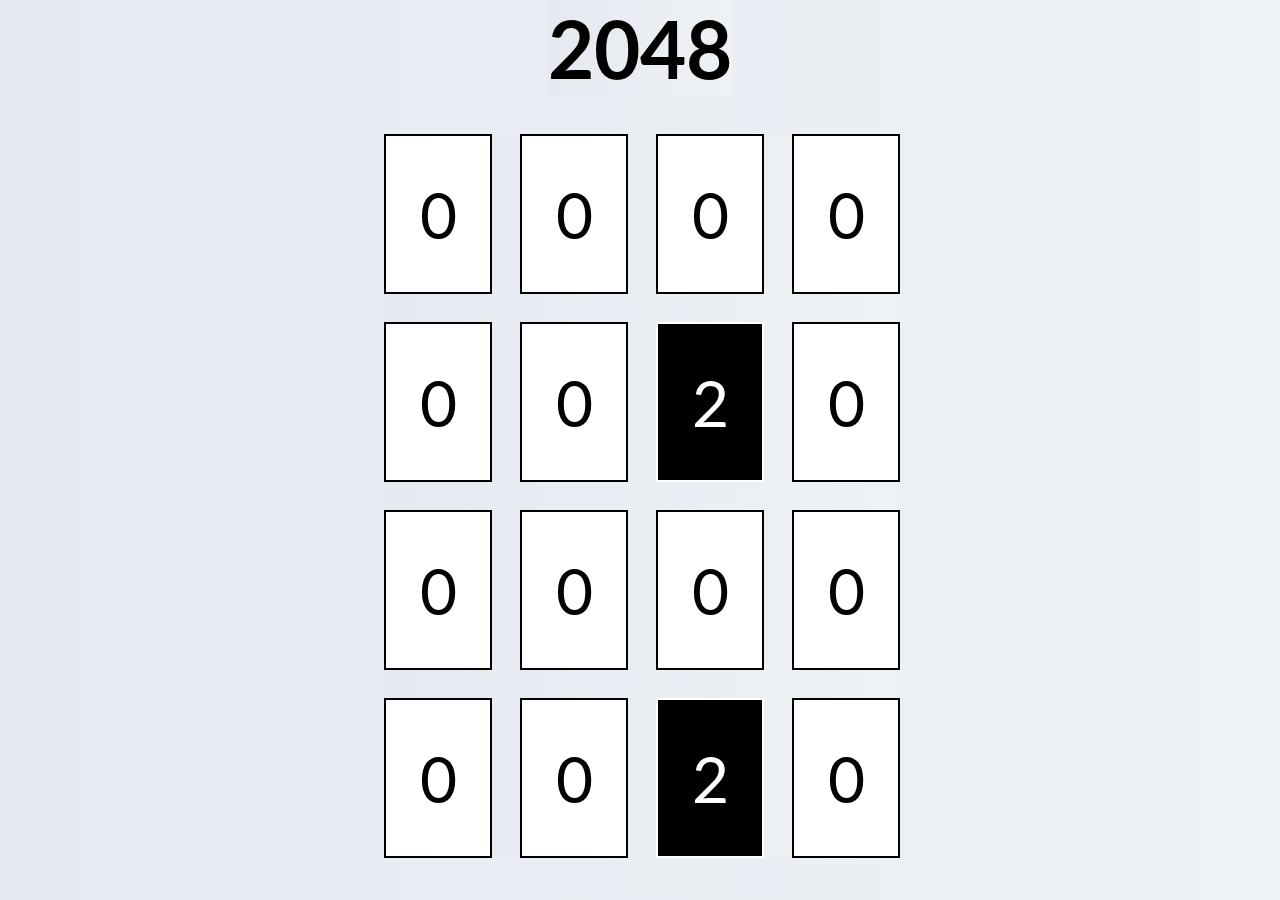
<file: static/other_html/arrays/index.html>
<!DOCTYPE html>
<html lang="en">
<head>
    <meta charset="UTF-8">
    <meta http-equiv="X-UA-Compatible" content="IE=edge">
    <meta name="viewport" content="width=device-width, initial-scale=1.0">
    <title>Array - Matrix</title>
    <link rel="icon" href="/static/images/arrayBW.png">
    <link rel="stylesheet" href="/static/other_css/arrays/arrays.css">
    <link rel="preconnect" href="https://fonts.gstatic.com">
    <link rel="preconnect" href="https://fonts.gstatic.com">
    <link href="https://fonts.googleapis.com/css2?family=Lato:ital,wght@0,300;1,700;1,900&display=swap" rel="stylesheet">
</head>
<body>
    
    <div class="heading">
        2048
    </div>

    <!-- <div id="grid" class="container"> -->
    <ul class="grid_container" id="ul_grid">

    </ul>
    
</body>

<script src="/static/other_js/arrays/index.js"></script>
</html>
</file>
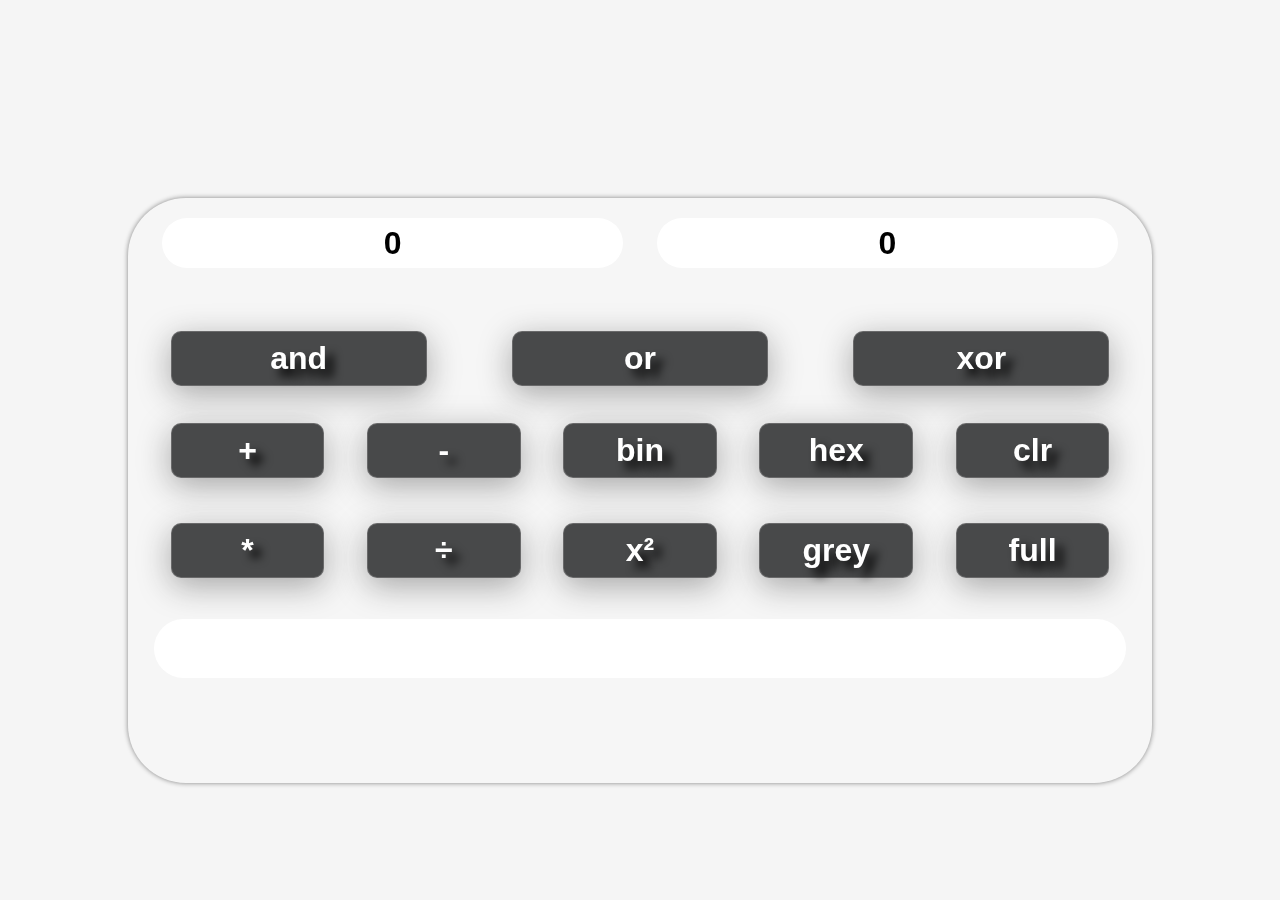
<file: static/other_html/bitmagic/index.html>
<!DOCTYPE html>
<html lang="en">
<head>
    <meta charset="UTF-8">
    <meta http-equiv="X-UA-Compatible" content="IE=edge">
    <meta name="viewport" content="width=device-width, initial-scale=1.0">
    <title>Bit-Calc</title>
    <link rel="stylesheet" href="/static/other_css/bitmagic/index.css">
    <link rel="icon" type="png" href="/static/other_img/bitmagic/logo.png">
</head>
<body>
    <div class="container">
        <div class="child_container_1">
            <input id="input_field1" class="input_num1" type="text" value="0">
            <input id="input_field2" class="input_num2" type="text" value="0">
        </div>
        <div class="child_container_2">
            <button onclick="and_action()" class="and_button btn">and</button>
            <button onclick="or_action()" class="or_button btn">or</button>
            <button onclick="xor_action()" class="xor_button btn">xor</button>
        </div>
        <div class="child_container_3">
            <button onclick="plus()"  class="plus_button btn">+</button>
            <button onclick="minus()"  class="minus_button btn">-</button>
            <button onclick="binary()"  class="bin_button btn">bin</button>
            <button onclick="hexa()"  class="hex_button btn">hex</button>
            <button onclick="clear_value()"  class="clr_button btn">clr</button>

        </div>
        <div class="child_container_4">
            <button onclick="mul()" class="mul_button btn">*</button>
            <button onclick="div()" class="div_button btn">&#247;</button>
            <button onclick="square()" class="square_button btn">x²</button>
            <button onclick="grey()" class="grey_button btn">grey</button>
            <button onclick="full()" class="full_button btn">full</button>
        </div>
        <div class="child_container_5">
            <input id="output_filed" type="text" class="result">
        </div>
    </div>
</body>
<script src="/static/other_js/bitmagic/index.js"></script>

</html>
</file>
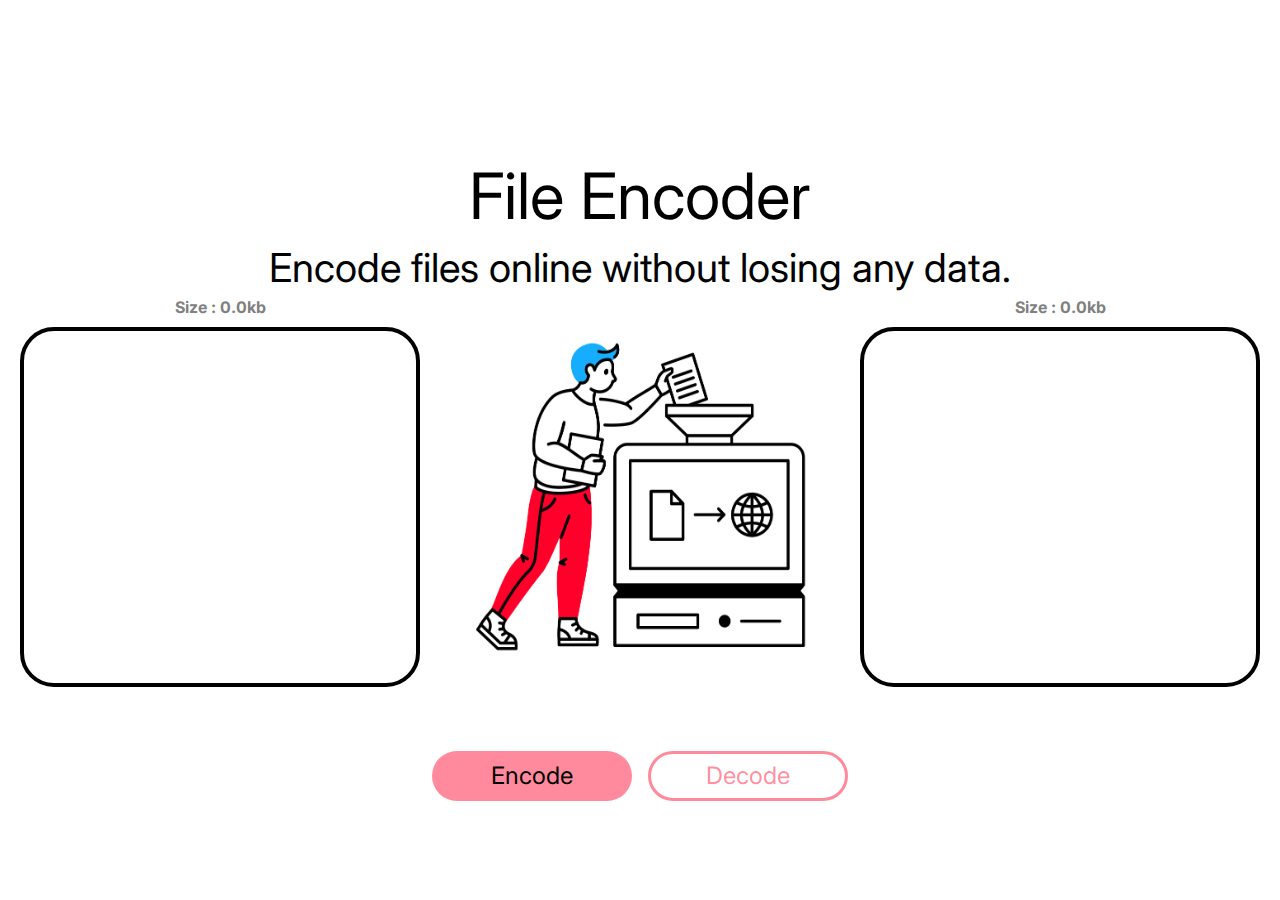
<file: static/other_html/greedy/index.html>
<!DOCTYPE html>
<html lang="en">
<head>
    <meta charset="UTF-8">
    <meta http-equiv="X-UA-Compatible" content="IE=edge">
    <meta name="viewport" content="width=device-width, initial-scale=1.0">
    <title>File Encoder</title>
    <link rel="shortcut icon" href="/static/other_img/greedy/logo.png" type="image/x-icon">
    <link rel="stylesheet" href="/static/other_css/greedy/index.css">
</head>
<body>
    <div class="container">
        <div class="container_1">
            <div class="heading">
                <div class="big_heading">File Encoder</div>
                <div class="small_heading">Encode files online without losing any data.</div>
            </div>
        </div>
        <div class="container_2">
            <div class="encode_container">
                <div class="encode_size_text">Size : 0.0kb</div>
                <textarea type="text" class="encode"></textarea>
            </div>
            <img src="/static/other_img/greedy/image.png" alt="">
            <div class="decode_container">
                <div class="decode_size_text">Size : 0.0kb</div>
                <textarea type="text" class="decode"></textarea>
            </div>
        </div>
        <div class="container_3">
            <div class="button_list">
                    <button class="encode_btn" onclick="encoding()">Encode</button>
                    <button class="decode_btn" onclick="decoding()">Decode</button>
            </div>
        </div>
    </div>
</body>
<script src="/static/other_js/greedy/prio.js"></script>
<script src="/static/other_js/greedy/file_compressor.js"></script>
<!-- <script type="module" src="/static/js/index.js"></script> -->

</html>
</file>
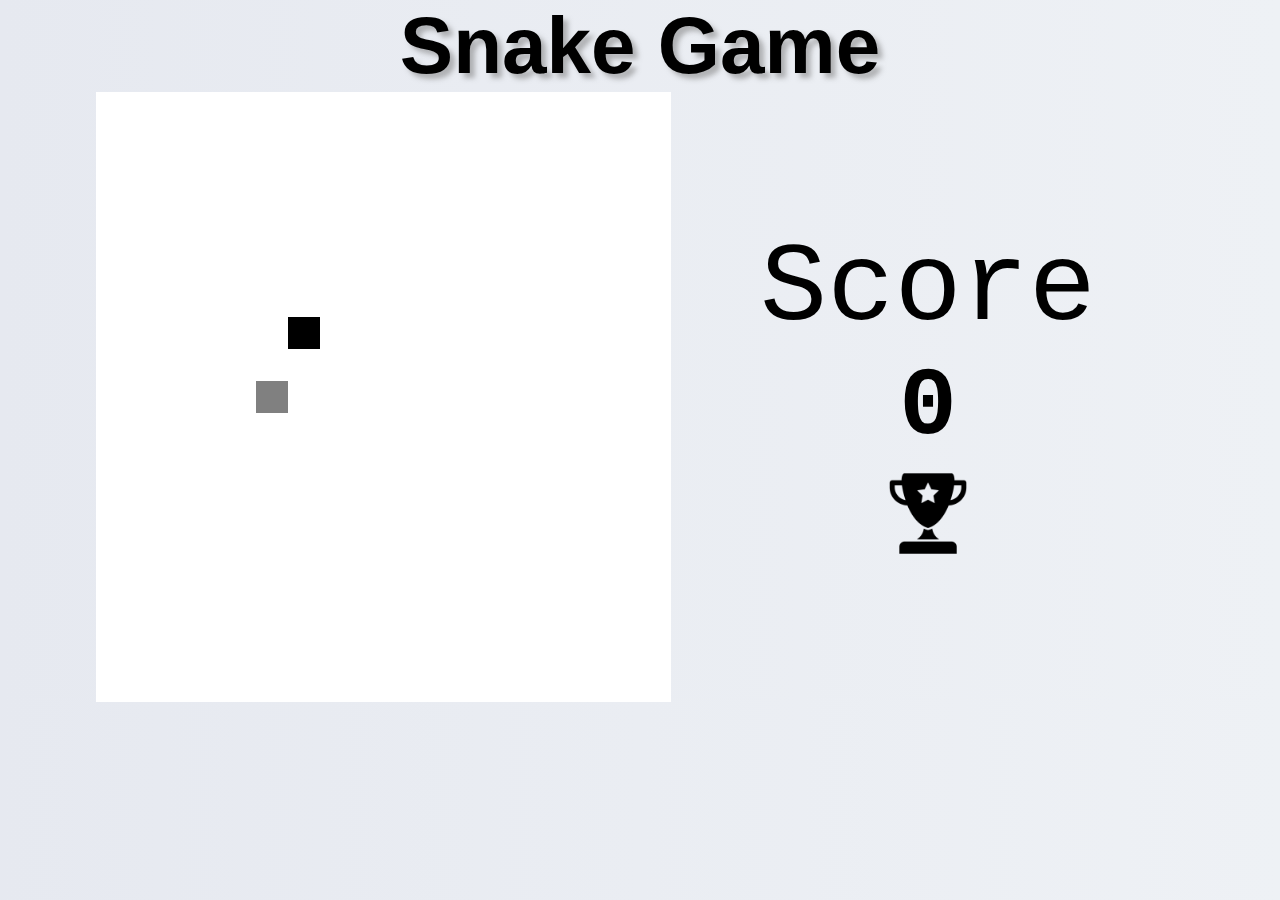
<file: static/other_html/linkedlist/index.html>
<!DOCTYPE html>
<html lang="en">
<head>
    <meta charset="UTF-8">
    <meta http-equiv="X-UA-Compatible" content="IE=edge">
    <meta name="viewport" content="width=device-width, initial-scale=1.0">
    <title>Linked List</title>
    <link rel="stylesheet" href="/static/other_css/linkedlist/index.css">
    <link rel="shortcut icon" href="/static/other_img/linkedlist/logo.png" type="image/x-icon">
</head>
<body>
    <div class="container">
        <div class="heading">Snake Game</div>
        <div class="element_box">
            <div class="game_container">
                <div class="container_box_grid" id="container_box_grid">
                    
                </div>
            </div>
            <div class="msg_container">
                <div class="score">Score</div>
                <div id="result">0</div>
                <img class="img" src="/static/other_img/linkedlist/trophy.png" alt="">
            </div>
        </div>
    </div>
</body>
<script src="/static/other_js/linkedlist/index.js"></script>
</html>
</file>
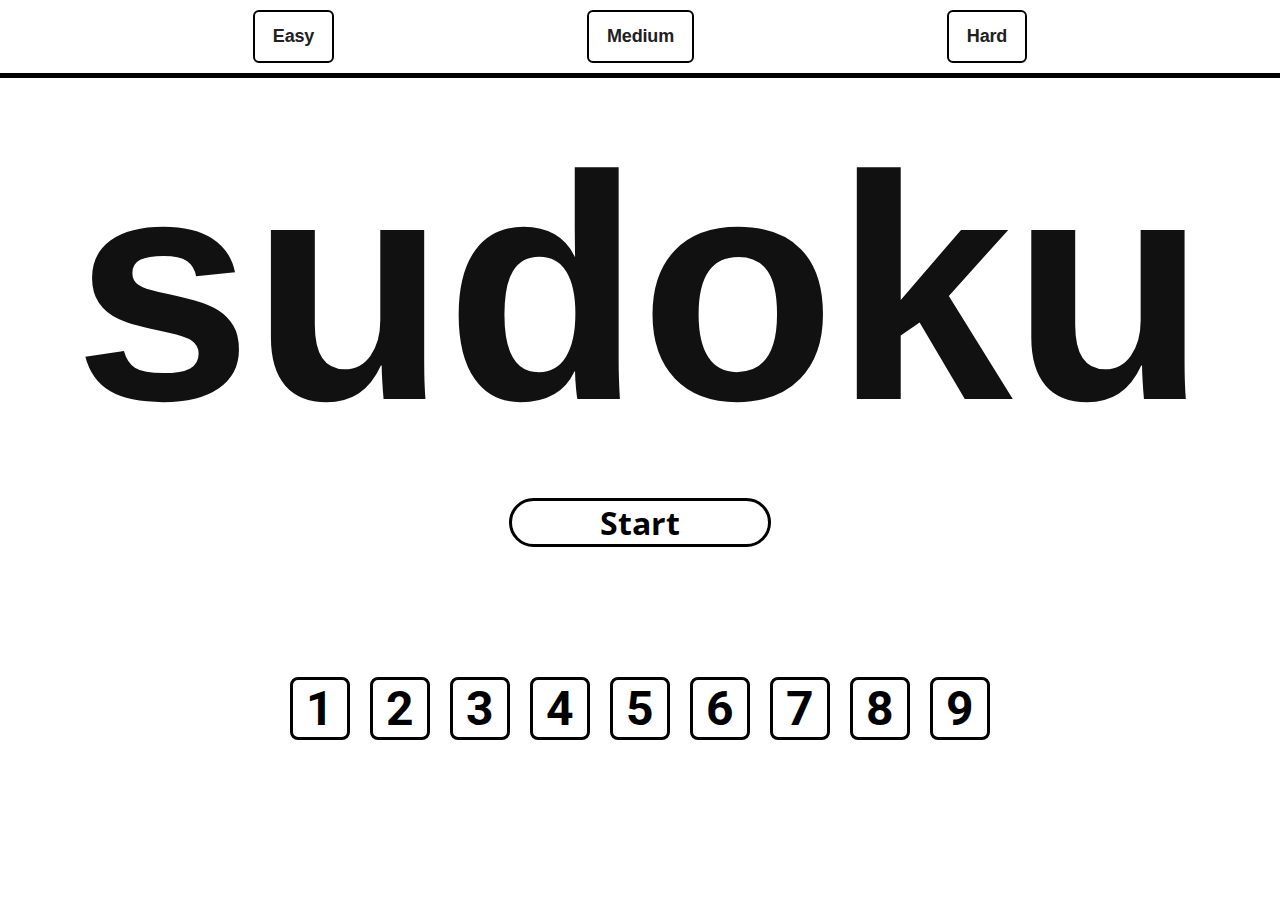
<file: static/other_html/recursion/index.html>
<!DOCTYPE html>
<html lang="en">
<head>
    <meta charset="UTF-8">
    <meta http-equiv="X-UA-Compatible" content="IE=edge">
    <meta name="viewport" content="width=device-width, initial-scale=1.0">
    <title>Back-tracking</title>
    <link rel="stylesheet" href="/static/other_css/recursion/index.css">
    <link rel="icon" type="image/gif" sizes="128x128" href="/static/other_img/recursion/logo.png">
</head>
<body>
    <div class="container">
            <nav class="nav_header">
                <button class="level" id="easy" onclick="choosen_level_list(this)"><div class="level_text">Easy</div>            
                </button>
                <button class="level" id="medium" onclick="choosen_level_list(this)"><div class="level_text">Medium</div>
                </button>
                <button class="level" id="hard"  onclick="choosen_level_list(this)"><div class="level_text">Hard</div>
                </button>
        
            </nav>
            <div class="big_heading">
                sudoku
            </div>
            <div class="start_button" onclick="start()">
                Start
            </div>
            <div class="suduko_board">
    
            </div>
            <div class="game_end_display">
                
            </div>
            <div class="submit">
                <button onclick="submit_game()">submit</button>
            </div>
            <div class="number_box">
                
                <!-- <div class="container_1"> -->
                    <button class="n clicked" onclick="number_selection_action(this)">1</button>
                    <button class="n clicked" onclick="number_selection_action(this)">2</button>
                    <button class="n clicked" onclick="number_selection_action(this)">3</button>
                    <button class="n clicked" onclick="number_selection_action(this)">4</button>
                    <button class="n clicked" onclick="number_selection_action(this)">5</button>
                    <button class="n clicked" onclick="number_selection_action(this)">6</button>
                    <button class="n clicked" onclick="number_selection_action(this)">7</button>
                    <button class="n clicked" onclick="number_selection_action(this)">8</button>
                    <button class="n clicked" onclick="number_selection_action(this)">9</button>
                    <!-- </div> -->
                    <!-- <div class="container_2"> -->
                <!-- </div> -->
                <!-- <div class="container_3"> -->
                <!-- </div> -->
    
            </div>
    </div>
</body>
<script src="/static/other_js/recursion/index.js"></script>
</html>
</file>
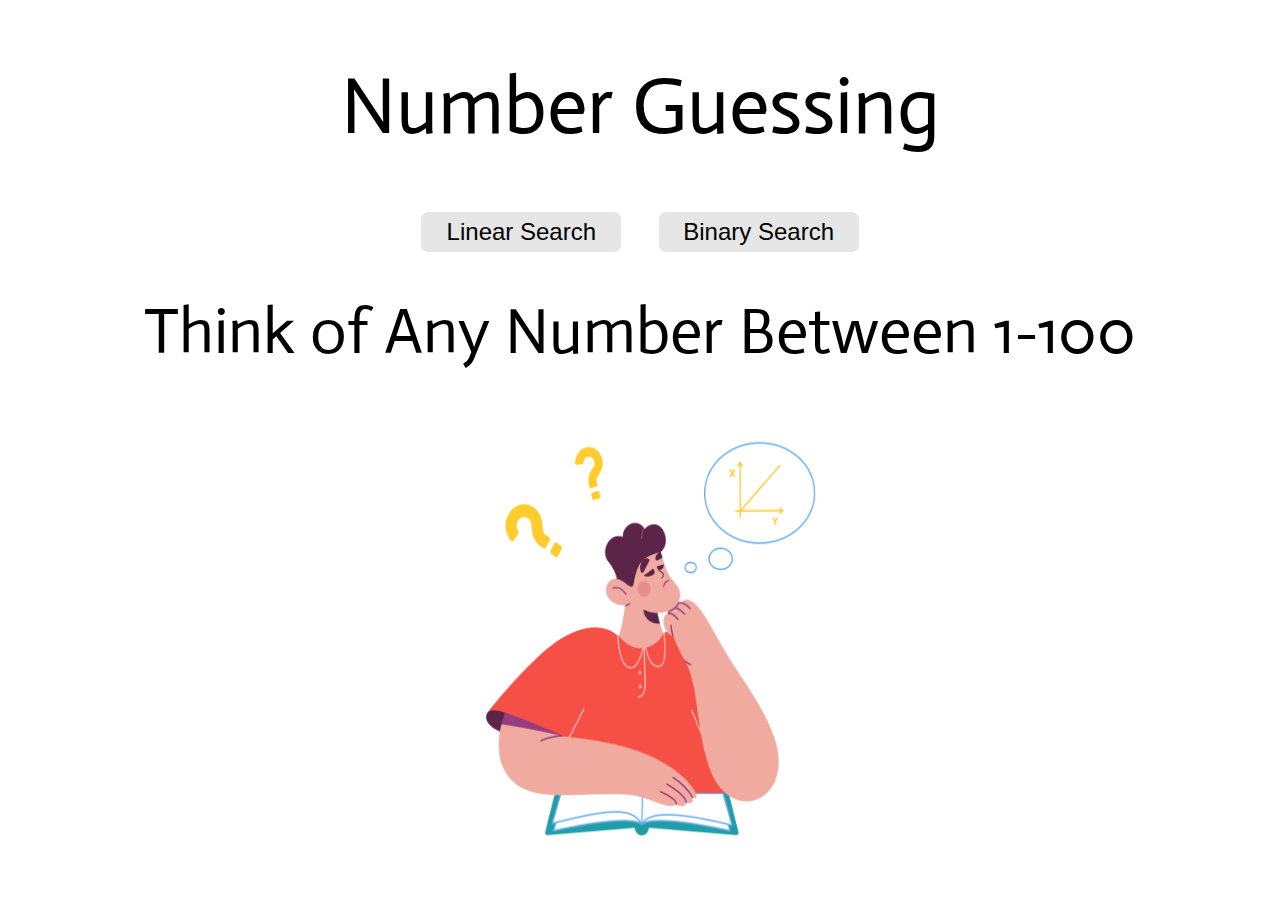
<file: static/other_html/search/index.html>
<!DOCTYPE html>
<html lang="en">
<head>
    <meta charset="UTF-8">
    <meta http-equiv="X-UA-Compatible" content="IE=edge">
    <meta name="viewport" content="width=device-width, initial-scale=1.0">
    <title>Searching</title>
    <link href="https://cdn.jsdelivr.net/npm/bootstrap@5.1.3/dist/css/bootstrap.min.css" rel="stylesheet" integrity="sha384-1BmE4kWBq78iYhFldvKuhfTAU6auU8tT94WrHftjDbrCEXSU1oBoqyl2QvZ6jIW3" crossorigin="anonymous">
    <link rel="stylesheet" href="/static/other_css/search/index.css">
    <link rel="icon" sizes="128" href="/static/other_img/search/icon.png">
</head>
<body>

    <div class="container">
        <div class="heading">Number Guessing</div>
        <div class="button_list">
            <button class="btn" onclick="start_game(this)" id="linear">Linear Search</button>
            <button class="btn" onclick="start_game(this)" id="binary">Binary Search</button>
        </div>
        <div class="statement">Think of Any Number Between 1-100</div>
        <img src="/static/other_img/search/hero.png" alt="" class="hero">

        <div class="main_number">35</div>
        <div class="option_list">
            <div onclick="reply_on_query_button(this)" class="low">is this number lower?</div>
            <div onclick="reply_on_query_button(this)" class="win">is this your number ?</div>
            <div onclick="reply_on_query_button(this)" class="high">is this number higher?</div>
        </div>
    </div>

</body>
<script src="https://cdn.jsdelivr.net/npm/bootstrap@5.1.3/dist/js/bootstrap.bundle.min.js" integrity="sha384-ka7Sk0Gln4gmtz2MlQnikT1wXgYsOg+OMhuP+IlRH9sENBO0LRn5q+8nbTov4+1p" crossorigin="anonymous"></script>
<script src="/static/other_js/search/index.js"></script>
</html>
</file>
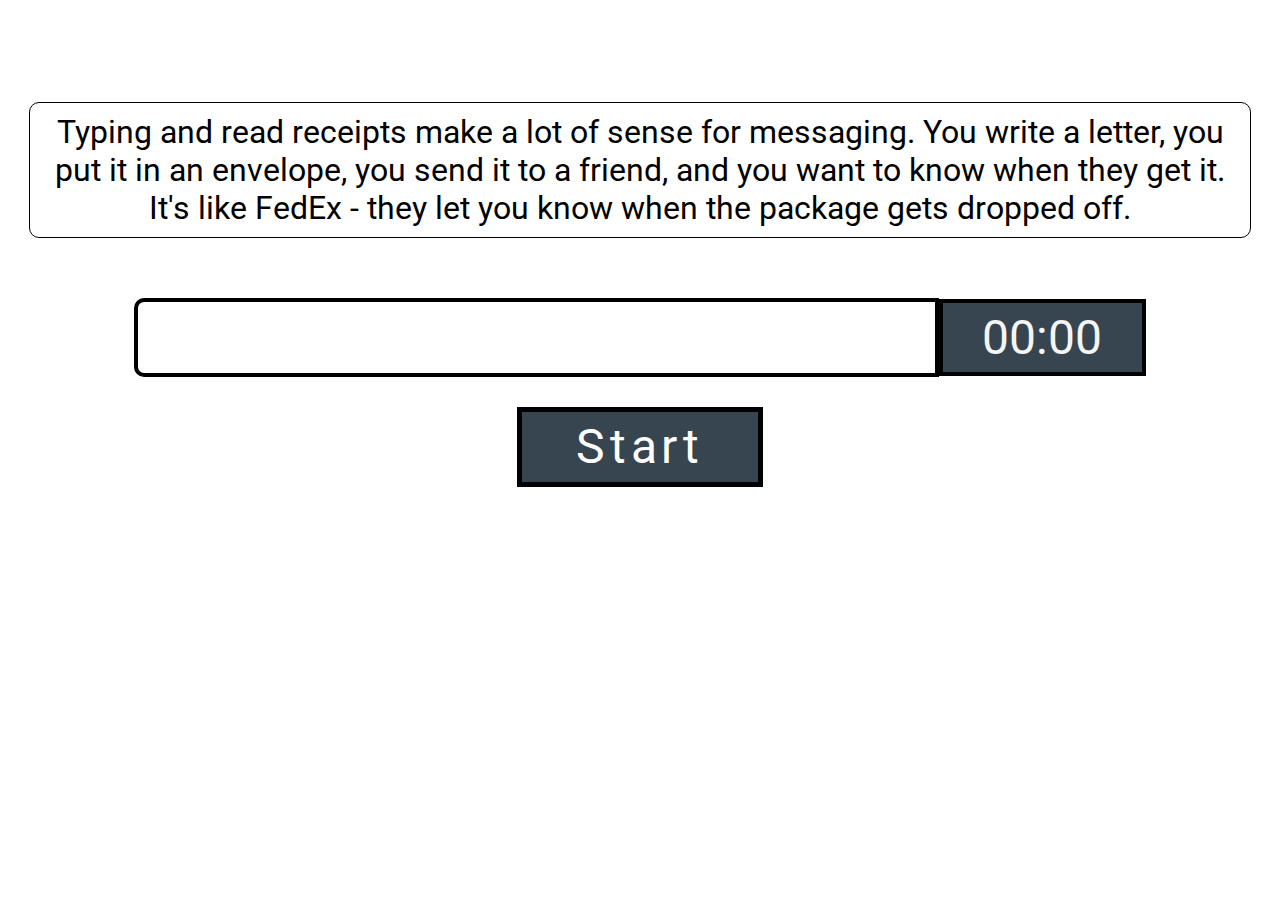
<file: static/other_html/string/index.html>
<!DOCTYPE html>
<html lang="en">
<head>
    <meta charset="UTF-8">
    <meta http-equiv="X-UA-Compatible" content="IE=edge">
    <meta name="viewport" content="width=device-width, initial-scale=1.0">
    <title>String</title>
    <link rel="stylesheet" href="/static/other_css/string/index.css">
    <link rel="icon" sizes="128x128" href="/static/other_img/string/icon.png">
</head>
<body>
    <div class="container">
        <div class="inbuild_cont">Typing and read receipts make a lot of sense for messaging. You write a letter, you put it in an envelope, you send it to a friend, and you want to know when they get it. It's like FedEx - they let you know when the package gets dropped off.</div>
        <div class="input_field">   
            <input class="typed_input_cont" id="textfiled" type="text">
            <div class="timer">00:00</div>
        </div>
        <div class="button" onclick="game_init()">
            Start
        </div>
        <div class="result_cont">
            <div class="heading">
                Result
            </div>
            <ul>
                <li class="wpm">WPM<h1 id="wpm">0</h1></li>
                <hr>
                <li>Currect Word<h1 id="result_currect_word">0</h1></li>
                <hr>
                <li>Wrong Word<h1 id="result_wrong_word">0</h1></li>
            </ul>
        </div>
    </div>
</body>
<script src="/static/other_js/string/index.js"></script>
</html>
</file>
<file: static/other_css/arrays/arrays.css>
* {
    margin: 0;
    padding: 0;
    font-family: 'Lato', sans-serif;
    background: linear-gradient(90deg, #E6E9F0 0%, #EEF1F5 100%);

}

body {
    display: flex;
    flex-direction: column;
    justify-content: center;
    align-items: center;
    /* background:transparent; */
    /* background: url("/static/images/2048.png"); */
    /* background: linear-gradient(90deg, #E6E9F0 0%, #EEF1F5 100%); */
    background-size: cover;
    background-repeat: no-repeat;
    /* background-color: #64009b; */
    /* background: linear-gradient(90deg, #E6E9F0 0%, #EEF1F5 100%); */
    font-size: 100%;
}

.heading {
    position: relative;
    font-size: 5em;
    font-weight: bold;
    color: black;
    margin-bottom: 3%;
}


.grid_container {
    position: relative;
    width:  40vw;
    height: 80vh;

    display: grid;
    grid-template-rows:    repeat(4,1fr);
    grid-template-columns: repeat(4,1fr);
    gap: 0.5em;
    font-size: 4em;

    /* top: 100px; */
    /* top: calc(100% - 90%); */
}

.grid_container li {
    /* font-size: 4em; */
    /* border: 3px solid black; */
    width:  100%;
    height: 100%;
    /* box-shadow: 0px 0px 5px grey; */
    /* border-radius: 5px; */
    display: flex;
    justify-content: center;
    align-items: center;    
    font-size: 1em;


}

.c0 {
    color: black;
    /* background: #D8E3E5; */
    background: white;
    border:2px solid black;

}
.c2 {
    color: white;
    /* background: grey; */
    background: black;
    border: 2px solid white;
}
.c4{
    color:#FFFAFA;
    /* background:#a6aebd; */
    border: 2px solid #FFFAFA;
    background: #343434;
}
.c8{
    color: black;
    /* background: #D8E3E5; */
    background: white;
    border:2px solid black;
}

.c16 {
    color: white;
    background: #3b3938;
    border:2px solid white;
}

.c32 {    
    color: black;
    /* background: #D8E3E5; */
    background: white;
    border:2px solid black;

}

.c64 {
    color: white;
    /* background: grey; */
    background: black;
    border: 2px solid white;
}

.c128 {
    color: black;
    /* background: #D8E3E5; */
    background: white;
    border:2px solid black;

}

.c256 {
    color: black;
    /* background: #D8E3E5; */
    background: white;
    border:2px solid black;

}

.c512 {
    color: white;
    /* background: grey; */
    background: black;
    border: 2px solid white;
}

.c1024 {
    color: black;
    /* background: #D8E3E5; */
    background: white;
    border:2px solid black;
}
.c2048 {
    color: white;
    /* background: grey; */
    background: black;
    border: 2px solid white;
}
#game_over{
    position: relative;
    display: flex;
    justify-content: center;
    align-items: center;
    flex-direction: column;
}

#result{
    display: flex;
    flex-direction: column;
    align-items: center;
    justify-content: center;
    position: relative;
    font-size: 200px;
    font-weight: bolder;
    color:black;
    text-shadow: white 0px 0px 10px;
    
}
.restart_btn{
    position: relative;
    margin-top: 100px;
    width: 150px;
    height: 50px;
    background:  black;
    font-size: 20px; 
    color: white;
    font-weight: bolder;
    border:none;
    border-radius: 10px;
    cursor: pointer;
    box-shadow: 12px 12px 51px#64009b ;
}
.restart_btn:hover{
    background: rgba(0,0,0,0.3);
    color: blue;
}

@media only screen and (max-width: 600px){
    /*Tablets [601px -> 1200px]*/
    body{
        background: linear-gradient(90deg, #E6E9F0 0%, #EEF1F5 100%);
        /* background: url("/static/images/min_2048.png"); */
        background-size: cover;
        background-repeat: no-repeat;
        /* background-color: #64009b; */
        font-size: 55%;
    }
    .grid_container {
        position: relative;
        top: 20px;

        width:  80vw;
        height: 60vh;
    
    
    
        display: grid;
        grid-template-rows:    repeat(4,1fr);
        grid-template-columns: repeat(4,1fr);
        gap: 0.5em;
        font-size: 4em;
    
        /* top: 100px; */
        /* top: calc(100% - 90%); */
    }
    .grid_container li {
        /* font-size: 4em; */
        width: 50px;
        height: 50px;
        border: 3px solid black;
        /* box-shadow: 0px 0px 5px grey; */
        /* border-radius: 5px; */
        display: flex;
        justify-content: center;
        align-items: center;    
    
    
    }
    
    #result{
        display: flex;
        flex-direction: column;
        align-items: center;
        justify-content: center;
        position: relative;
        top: 100px;
        font-size: 140px;
        font-weight: bolder;
        color:black;
        text-shadow: white 0px 0px 10px;
        
    }
    .restart_btn{
        position: relative;
        width: 150px;
        height: 50px;
        background:  black;
        font-size: 20px;
        left: -20px; 
        color: white;
        font-weight: bolder;
        border:none;
        border-radius: 10px;
        cursor: pointer;
        box-shadow: 12px 12px 51px#64009b ;
    }
    
}
@media only screen and (max-width: 1200px){
    /*Tablets [601px -> 1200px]*/
    body{
        background: linear-gradient(90deg, #E6E9F0 0%, #EEF1F5 100%);
        /* background: url("/static/images/min_2048.png"); */
        background-size: cover;
        background-repeat: no-repeat;
        /* background-color: #64009b; */
        font-size: 55%;
    }
    .grid_container {
        position: relative;
        top: 20px;

        width:  80vw;
        height: 60vh;
    
    
    
        display: grid;
        grid-template-rows:    repeat(4,1fr);
        grid-template-columns: repeat(4,1fr);
        gap: 0.5em;
        font-size: 4em;
    
        /* top: 100px; */
        /* top: calc(100% - 90%); */
    }
    .grid_container li {
        /* font-size: 4em; */
        width:  150px;
        height: 150px;
        border: 3px solid black;
        /* box-shadow: 0px 0px 5px grey; */
        /* border-radius: 5px; */
        display: flex;
        justify-content: center;
        align-items: center;    
    
    
    }
    
    #result{
        display: flex;
        flex-direction: column;
        align-items: center;
        justify-content: center;
        position: relative;
        top: 100px;
        font-size: 140px;
        font-weight: bolder;
        color:black;
        text-shadow: white 0px 0px 10px;
        
    }
    .restart_btn{
        position: relative;
        width: 150px;
        height: 50px;
        background:  black;
        font-size: 20px;
        left: -20px; 
        color: white;
        font-weight: bolder;
        border:none;
        border-radius: 10px;
        cursor: pointer;
        box-shadow: 12px 12px 51px#64009b ;
    }
}
@media only screen and (max-width: 425px){
	/*Small smartphones [325px -> 425px]*/
    body{
        background: linear-gradient(90deg, #E6E9F0 0%, #EEF1F5 100%);
        /* background: url("/static/images/min_2048.png"); */
        background-size: cover;
        background-repeat: no-repeat;
        /* background-color: #64009b; */
        font-size: 35%;
    }
    .grid_container {
        position: relative;
        top: 20px;

        width:  80vw;
        height: 40vh;
    
    
    
        display: grid;
        grid-template-rows:    repeat(4,1fr);
        grid-template-columns: repeat(4,1fr);
        /* gap: 0.5em; */
        font-size: 4em;
    
        /* top: 100px; */
        /* top: calc(100% - 90%); */
    }
    .grid_container li {
        /* font-size: 4em; */
        width:  50px;
        height: 50px;
        border: 3px solid black;
        /* box-shadow: 0px 0px 5px grey; */
        /* border-radius: 5px; */
        display: flex;
        justify-content: center;
        align-items: center;    
    
    
    }
    
    #result{
        display: flex;
        flex-direction: column;
        align-items: center;
        justify-content: center;
        position: relative;
        top: 100px;
        font-size: 140px;
        font-weight: bolder;
        color:black;
        text-shadow: white 0px 0px 10px;
        
    }
    .restart_btn{
        position: relative;
        width: 150px;
        height: 50px;
        background:  black;
        font-size: 20px;
        left: -20px; 
        color: white;
        font-weight: bolder;
        border:none;
        border-radius: 10px;
        cursor: pointer;
        box-shadow: 12px 12px 51px#64009b ;
    }
}
</file>
<file: static/other_css/bitmagic/index.css>
* body {
  display: flex;
  justify-content: center;
  align-items: center;
  background: whitesmoke;
  background-repeat: no-repeat;
  background-size: cover;
  font-size: 100%;
}
* body .container {
  position: relative;
  width: 80vw;
  height: 65vh;
  top: 190px;
  background: rgba(255, 255, 255, 0.1);
  box-shadow: 0 0 5px grey;
  -webkit-backdrop-filter: blur(1px);
          backdrop-filter: blur(1px);
  border-radius: 58px;
}
* body .container .child_container_1 {
  position: relative;
  display: flex;
  justify-content: space-evenly;
  align-items: flex-end;
  flex-direction: col;
  background: transparent;
}
* body .container .child_container_1 #input_field1, * body .container .child_container_1 #input_field2 {
  position: relative;
  width: 45%;
  height: 50px;
  top: 20px;
  border: none;
  background: rgba(0, 0, 0, 0.2);
  box-sizing: border-box;
  border-radius: 39.5px;
  background: white;
  text-align: center;
  font-size: 2em;
  font-weight: bolder;
}
* body .container .child_container_2 {
  position: absolute;
  top: 100px;
  width: 100%;
  height: 15%;
  display: flex;
  justify-content: space-around;
  align-items: flex-end;
  background: transparent;
  border: none;
}
* body .container .child_container_2 .and_button, * body .container .child_container_2 .or_button, * body .container .child_container_2 .xor_button {
  width: 25%;
  height: 55px;
  color: white;
  font-weight: bolder;
  font-size: 2em;
  text-shadow: 8px 8px 10px black;
  background: rgb(72, 73, 74);
  box-shadow: 0 8px 32px 0 rgba(30, 30, 30, 0.37);
  backdrop-filter: blur(20px);
  -webkit-backdrop-filter: blur(20px);
  border-radius: 10px;
  border: 1px solid rgba(255, 255, 255, 0.18);
}
* body .container .child_container_2 .and_button:hover, * body .container .child_container_2 .or_button:hover, * body .container .child_container_2 .xor_button:hover {
  background: rgb(118, 118, 118);
  box-shadow: 0 8px 32px 0 rgba(224, 225, 244, 0.37);
  backdrop-filter: blur(20px);
  -webkit-backdrop-filter: blur(20px);
  border-radius: 10px;
  border: 1px solid rgba(255, 255, 255, 0.18);
  text-shadow: 10px 10px 1px black;
}
* body .container .child_container_3 {
  position: absolute;
  top: 200px;
  width: 100%;
  height: 80px;
  display: flex;
  justify-content: space-evenly;
  align-items: flex-end;
  background: transparent;
}
* body .container .child_container_3 .plus_button, * body .container .child_container_3 .minus_button, * body .container .child_container_3 .bin_button, * body .container .child_container_3 .hex_button, * body .container .child_container_3 .clr_button {
  width: 15%;
  height: 55px;
  color: white;
  font-weight: bolder;
  font-size: 2em;
  text-shadow: 8px 8px 10px black;
  background: rgb(72, 73, 74);
  box-shadow: 0 8px 32px 0 rgba(30, 30, 30, 0.37);
  backdrop-filter: blur(20px);
  -webkit-backdrop-filter: blur(20px);
  border-radius: 10px;
  border: 1px solid rgba(255, 255, 255, 0.18);
}
* body .container .child_container_3 .plus_button:hover, * body .container .child_container_3 .minus_button:hover, * body .container .child_container_3 .bin_button:hover, * body .container .child_container_3 .hex_button:hover, * body .container .child_container_3 .clr_button:hover {
  background: rgb(118, 118, 118);
  box-shadow: 0 8px 32px 0 rgba(224, 225, 244, 0.37);
  backdrop-filter: blur(20px);
  -webkit-backdrop-filter: blur(20px);
  border-radius: 10px;
  border: 1px solid rgba(255, 255, 255, 0.18);
  text-shadow: 10px 10px 1px black;
}
* body .container .child_container_4 {
  position: absolute;
  top: 300px;
  width: 100%;
  height: 80px;
  display: flex;
  justify-content: space-evenly;
  align-items: flex-end;
  background: transparent;
}
* body .container .child_container_4 .mul_button, * body .container .child_container_4 .div_button, * body .container .child_container_4 .square_button, * body .container .child_container_4 .grey_button, * body .container .child_container_4 .full_button {
  width: 15%;
  height: 55px;
  color: white;
  font-weight: bolder;
  font-size: 2em;
  text-shadow: 8px 8px 10px black;
  background: rgb(72, 73, 74);
  box-shadow: 0 8px 32px 0 rgba(30, 30, 30, 0.37);
  backdrop-filter: blur(20px);
  -webkit-backdrop-filter: blur(20px);
  border-radius: 10px;
  border: 1px solid rgba(255, 255, 255, 0.18);
}
* body .container .child_container_4 .mul_button:hover, * body .container .child_container_4 .div_button:hover, * body .container .child_container_4 .square_button:hover, * body .container .child_container_4 .grey_button:hover, * body .container .child_container_4 .full_button:hover {
  background: rgb(118, 118, 118);
  box-shadow: 0 8px 32px 0 rgba(224, 225, 244, 0.37);
  backdrop-filter: blur(20px);
  -webkit-backdrop-filter: blur(20px);
  border-radius: 10px;
  border: 1px solid rgba(255, 255, 255, 0.18);
  text-shadow: 10px 10px 1px black;
}
* body .container .child_container_5 {
  position: absolute;
  top: 400px;
  width: 100%;
  height: 80px;
  display: flex;
  justify-content: space-evenly;
  align-items: flex-end;
  background: transparent;
}
* body .container .child_container_5 .result {
  width: 95%;
  height: 59px;
  left: 125px;
  top: 400px;
  border: none;
  background: rgba(0, 0, 0, 0.2);
  box-sizing: border-box;
  border-radius: 39.5px;
  background: white;
  text-align: center;
  font-size: clamp(40px, 3vw, 32px);
  font-weight: bolder;
}
* body button {
  cursor: pointer;
}

@media only screen and (max-width: 1200px) {
  body {
    background-color: whitesmoke;
    background-size: cover;
    font-size: 55%;
  }
}/*# sourceMappingURL=index.css.map */
</file>
<file: static/other_css/greedy/index.css>
@import url("https://fonts.googleapis.com/css2?family=Abel&family=Actor&family=Aldrich&family=Inter:wght@100;200;300;400;500;600;800;900&family=Red+Rose:wght@300;400;500;600;700&display=swap");
* {
  margin: 0;
  padding: 0;
}
* body {
  width: 100vw;
  height: 100vh;
  font-size: 100%;
  display: flex;
  justify-content: center;
  align-items: center;
}
* body .container {
  display: flex;
  justify-content: space-evenly;
  align-items: center;
  flex-direction: column;
  width: 100%;
  height: 90%;
}
* body .container .container_1 {
  width: 100%;
  display: flex;
  z-index: 11;
  justify-content: space-evenly;
  align-items: center;
  flex-direction: column;
}
* body .container .container_1 .heading {
  display: flex;
  justify-content: space-evenly;
  flex-direction: column;
  align-items: center;
  height: 30%;
}
* body .container .container_1 .heading .big_heading {
  font-family: "Inter", sans-serif;
  font-style: normal;
  font-weight: 400;
  font-size: 4em;
  line-height: 94px;
  color: #000000;
}
* body .container .container_1 .heading .small_heading {
  font-family: "Inter", sans-serif;
  font-style: normal;
  font-weight: 400;
  font-size: 2.5em;
  /* identical to box height */
  color: #000000;
}
* body .container .container_2 {
  position: relative;
  display: flex;
  justify-content: space-evenly;
  align-items: center;
  flex-direction: row;
  flex-wrap: wrap;
  width: 100%;
}
* body .container .container_2 .encode_container, * body .container .container_2 .decode_container {
  position: relative;
  display: flex;
  justify-content: space-evenly;
  align-items: center;
  flex-direction: column;
}
* body .container .container_2 .encode_container .encode_size_text, * body .container .container_2 .encode_container .decode_size_text, * body .container .container_2 .decode_container .encode_size_text, * body .container .container_2 .decode_container .decode_size_text {
  position: relative;
  font-family: "Inter", sans-serif;
  font-style: normal;
  font-weight: bold;
  font-size: 1em;
  color: grey;
}
* body .container .container_2 .encode_container .encode, * body .container .container_2 .encode_container .decode, * body .container .container_2 .decode_container .encode, * body .container .container_2 .decode_container .decode {
  position: relative;
  background: #FFFFFF;
  border: 4px solid #000000;
  box-sizing: border-box;
  border-radius: 34px;
  width: 400px;
  height: 360px;
  box-sizing: border-box;
  resize: none;
  padding: 10px;
  margin: 10px;
  font-family: "Inter", sans-serif;
  font-style: normal;
  font-weight: 400;
  font-size: 1.3em;
  -ms-overflow-style: none; /* IE and Edge */
  scrollbar-width: none; /* Firefox */
  cursor: text;
}
* body .container .container_2 .encode_container .encode::-webkit-scrollbar, * body .container .container_2 .encode_container .decode::-webkit-scrollbar, * body .container .container_2 .decode_container .encode::-webkit-scrollbar, * body .container .container_2 .decode_container .decode::-webkit-scrollbar {
  display: none;
}
* body .container .container_2 img {
  width: 400px;
  height: 400px;
  transform: translatey(0px);
  animation: float 3s ease-in-out infinite;
  box-sizing: border-box;
}
@keyframes float {
  0% {
    transform: translatey(0px);
  }
  50% {
    transform: translatey(-20px);
  }
  100% {
    transform: translatey(0px);
  }
}
* body .container .container_3 {
  position: relative;
  display: flex;
  justify-content: space-evenly;
  align-items: center;
  width: 35%;
}
* body .container .container_3 .button_list {
  display: flex;
  justify-content: space-evenly;
  align-items: center;
  width: 100%;
}
* body .container .container_3 .button_list .encode_btn, * body .container .container_3 .button_list .decode_btn {
  position: relative;
  font-family: "Inter", sans-serif;
  font-style: normal;
  font-weight: 400;
  font-size: 1.5em;
  width: 200px;
  height: 50px;
  border: none;
  background: transparent;
  background: rgba(255, 0, 42, 0.46);
  border-radius: 55px;
  cursor: pointer;
}
* body .container .container_3 .button_list .decode_btn {
  color: rgba(255, 0, 42, 0.46);
  width: 200px;
  height: 50px;
  border: 3px solid rgba(255, 0, 42, 0.46);
  background: transparent;
  border-radius: 55px;
  cursor: pointer;
}

@media only screen and (max-width: 1200px) {
  /*Tablets [601px -> 1200px]*/
  body {
    font-size: 55%;
    overflow: scroll;
    width: 100vw;
    height: 100%;
  }
  body .container {
    position: relative;
    display: flex;
    justify-content: space-evenly;
    align-items: center;
    flex-direction: column;
    width: 100%;
    height: 100%;
  }
  body .container .container_1 {
    height: 100%;
    width: 100%;
    display: flex;
    justify-content: space-evenly;
    align-items: center;
    flex-direction: column;
  }
  body .container .container_1 .heading {
    display: flex;
    justify-content: space-evenly;
    flex-direction: column;
    align-items: center;
    height: 50%;
    margin-bottom: 50px;
  }
  body .container .container_1 .heading .big_heading {
    font-family: "Inter", sans-serif;
    font-style: normal;
    font-weight: 400;
    font-size: 5em;
    line-height: 94px;
    color: #000000;
  }
  body .container .container_1 .heading .small_heading {
    width: 70%;
    text-align: center;
    font-family: "Inter", sans-serif;
    font-style: normal;
    font-weight: 400;
    font-size: 4em;
    /* identical to box height */
    color: #000000;
  }
  body .container .container_2 {
    position: relative;
    display: flex;
    justify-content: space-evenly;
    align-items: center;
    flex-direction: row;
    flex-wrap: wrap;
  }
  body .container .container_2 .encode_container, body .container .container_2 .decode_container {
    position: relative;
    display: flex;
    justify-content: space-evenly;
    align-items: center;
    flex-direction: column;
  }
  body .container .container_2 .encode_container .encode_size_text, body .container .container_2 .encode_container .decode_size_text, body .container .container_2 .decode_container .encode_size_text, body .container .container_2 .decode_container .decode_size_text {
    position: relative;
    font-family: "Inter", sans-serif;
    font-style: normal;
    font-weight: bold;
    font-size: 2em;
    color: grey;
  }
  body .container .container_2 .encode_container .encode, body .container .container_2 .encode_container .decode, body .container .container_2 .decode_container .encode, body .container .container_2 .decode_container .decode {
    position: relative;
    background: #FFFFFF;
    border: 4px solid #000000;
    box-sizing: border-box;
    border-radius: 34px;
    width: 400px;
    height: 400px;
    box-sizing: border-box;
    resize: none;
    padding: 10px;
    margin: 10px;
    font-family: "Inter", sans-serif;
    font-style: normal;
    font-weight: 400;
    font-size: 1.3em;
    -ms-overflow-style: none; /* IE and Edge */
    scrollbar-width: none; /* Firefox */
    cursor: text;
  }
  body .container .container_2 .encode_container .encode::-webkit-scrollbar, body .container .container_2 .encode_container .decode::-webkit-scrollbar, body .container .container_2 .decode_container .encode::-webkit-scrollbar, body .container .container_2 .decode_container .decode::-webkit-scrollbar {
    display: none;
  }
  body .container .container_2 img {
    width: 400px;
    height: 400px;
    transform: translatey(0px);
    animation: float 3s ease-in-out infinite;
    box-sizing: border-box;
  }
  @keyframes float {
    0% {
      transform: translatey(0px);
    }
    50% {
      transform: translatey(-20px);
    }
    100% {
      transform: translatey(0px);
    }
  }
  body .container .container_3 {
    position: relative;
    display: flex;
    justify-content: space-evenly;
    align-items: center;
    margin-top: 40px;
    width: 100%;
  }
  body .container .container_3 .button_list {
    display: flex;
    justify-content: space-evenly;
    align-items: center;
    width: 100%;
    margin-bottom: 10px;
  }
  body .container .container_3 .button_list .encode_btn, body .container .container_3 .button_list .decode_btn {
    position: relative;
    font-family: "Inter", sans-serif;
    font-style: normal;
    font-weight: 400;
    font-size: 3em;
    width: 200px;
    height: 50px;
    border: none;
    background: transparent;
    background: rgba(255, 0, 42, 0.46);
    border-radius: 55px;
    cursor: pointer;
  }
  body .container .container_3 .button_list .decode_btn {
    color: rgba(255, 0, 42, 0.46);
    width: 200px;
    height: 50px;
    border: 3px solid rgba(255, 0, 42, 0.46);
    background: transparent;
    border-radius: 55px;
    cursor: pointer;
  }
}
@media only screen and (max-width: 600px) {
  /*Big smartphones [426px -> 600px]*/
  body {
    font-size: 55%;
    overflow: scroll;
    width: 100vw;
    height: 100%;
  }
  body .container {
    position: relative;
    display: flex;
    justify-content: space-evenly;
    align-items: center;
    flex-direction: column;
    width: 100%;
    height: 100%;
  }
  body .container .container_1 {
    height: 100%;
    width: 100%;
    display: flex;
    justify-content: space-evenly;
    align-items: center;
    flex-direction: column;
  }
  body .container .container_1 .heading {
    display: flex;
    justify-content: space-evenly;
    flex-direction: column;
    align-items: center;
    height: 50%;
    margin-bottom: 50px;
  }
  body .container .container_1 .heading .big_heading {
    font-family: "Inter", sans-serif;
    font-style: normal;
    font-weight: 400;
    font-size: 5em;
    line-height: 94px;
    color: #000000;
  }
  body .container .container_1 .heading .small_heading {
    width: 70%;
    text-align: center;
    font-family: "Inter", sans-serif;
    font-style: normal;
    font-weight: 400;
    font-size: 3em;
    /* identical to box height */
    color: #000000;
  }
  body .container .container_2 {
    position: relative;
    display: flex;
    justify-content: space-evenly;
    align-items: center;
    flex-direction: row;
    flex-wrap: wrap;
  }
  body .container .container_2 .encode_container, body .container .container_2 .decode_container {
    position: relative;
    display: flex;
    justify-content: space-evenly;
    align-items: center;
    flex-direction: column;
  }
  body .container .container_2 .encode_container .encode_size_text, body .container .container_2 .encode_container .decode_size_text, body .container .container_2 .decode_container .encode_size_text, body .container .container_2 .decode_container .decode_size_text {
    position: relative;
    font-family: "Inter", sans-serif;
    font-style: normal;
    font-weight: bold;
    font-size: 2em;
    color: grey;
  }
  body .container .container_2 .encode_container .encode, body .container .container_2 .encode_container .decode, body .container .container_2 .decode_container .encode, body .container .container_2 .decode_container .decode {
    position: relative;
    background: #FFFFFF;
    border: 4px solid #000000;
    box-sizing: border-box;
    border-radius: 34px;
    width: 350px;
    height: 350px;
    box-sizing: border-box;
    resize: none;
    padding: 10px;
    margin: 10px;
    font-family: "Inter", sans-serif;
    font-style: normal;
    font-weight: 400;
    font-size: 1.3em;
    -ms-overflow-style: none; /* IE and Edge */
    scrollbar-width: none; /* Firefox */
    cursor: text;
  }
  body .container .container_2 .encode_container .encode::-webkit-scrollbar, body .container .container_2 .encode_container .decode::-webkit-scrollbar, body .container .container_2 .decode_container .encode::-webkit-scrollbar, body .container .container_2 .decode_container .decode::-webkit-scrollbar {
    display: none;
  }
  body .container .container_2 img {
    width: 400px;
    height: 400px;
  }
  body .container .container_3 {
    position: relative;
    display: flex;
    justify-content: space-evenly;
    align-items: center;
    margin-top: 40px;
    width: 100%;
  }
  body .container .container_3 .button_list {
    display: flex;
    justify-content: space-evenly;
    align-items: center;
    width: 90%;
    margin-bottom: 10px;
  }
  body .container .container_3 .button_list .encode_btn, body .container .container_3 .button_list .decode_btn {
    position: relative;
    font-family: "Inter", sans-serif;
    font-style: normal;
    font-weight: 400;
    font-size: 3em;
    width: 150px;
    height: 50px;
    border: none;
    background: transparent;
    background: rgba(255, 0, 42, 0.46);
    border-radius: 15px;
    cursor: pointer;
  }
  body .container .container_3 .button_list .decode_btn {
    color: rgba(255, 0, 42, 0.46);
    border: 3px solid rgba(255, 0, 42, 0.46);
    background: transparent;
    cursor: pointer;
  }
}
@media only screen and (max-width: 425px) {
  /*Small smartphones [325px -> 425px]*/
  body {
    font-size: 55%;
    overflow: scroll;
    display: flex;
    justify-content: center;
    align-items: center;
    width: 100%;
    height: 100%;
  }
  body .container {
    position: relative;
    display: flex;
    justify-content: space-evenly;
    align-items: center;
    flex-direction: column;
    width: 100%;
    height: 100%;
  }
  body .container .container_1 {
    height: 100%;
    width: 100%;
    display: flex;
    justify-content: space-evenly;
    align-items: center;
    flex-direction: column;
  }
  body .container .container_1 .heading {
    display: flex;
    justify-content: space-evenly;
    flex-direction: column;
    align-items: center;
    height: 50%;
    margin-bottom: 50px;
  }
  body .container .container_1 .heading .big_heading {
    font-family: "Inter", sans-serif;
    font-style: normal;
    font-weight: 400;
    font-size: 5em;
    line-height: 94px;
    color: #000000;
  }
  body .container .container_1 .heading .small_heading {
    width: 100%;
    text-align: center;
    font-family: "Inter", sans-serif;
    font-style: normal;
    font-weight: 400;
    font-size: 3em;
    /* identical to box height */
    color: #000000;
  }
  body .container .container_2 {
    position: relative;
    display: flex;
    justify-content: space-evenly;
    align-items: center;
    flex-direction: row;
    flex-wrap: wrap;
  }
  body .container .container_2 .encode_container, body .container .container_2 .decode_container {
    position: relative;
    display: flex;
    justify-content: space-evenly;
    align-items: center;
    flex-direction: column;
  }
  body .container .container_2 .encode_container .encode_size_text, body .container .container_2 .encode_container .decode_size_text, body .container .container_2 .decode_container .encode_size_text, body .container .container_2 .decode_container .decode_size_text {
    position: relative;
    font-family: "Inter", sans-serif;
    font-style: normal;
    font-weight: bold;
    font-size: 2em;
    color: grey;
  }
  body .container .container_2 .encode_container .encode, body .container .container_2 .encode_container .decode, body .container .container_2 .decode_container .encode, body .container .container_2 .decode_container .decode {
    position: relative;
    background: #FFFFFF;
    border: 4px solid #000000;
    box-sizing: border-box;
    border-radius: 34px;
    width: 350px;
    height: 350px;
    box-sizing: border-box;
    resize: none;
    padding: 10px;
    margin: 10px;
    font-family: "Inter", sans-serif;
    font-style: normal;
    font-weight: 400;
    font-size: 1.3em;
    -ms-overflow-style: none; /* IE and Edge */
    scrollbar-width: none; /* Firefox */
    cursor: text;
  }
  body .container .container_2 .encode_container .encode::-webkit-scrollbar, body .container .container_2 .encode_container .decode::-webkit-scrollbar, body .container .container_2 .decode_container .encode::-webkit-scrollbar, body .container .container_2 .decode_container .decode::-webkit-scrollbar {
    display: none;
  }
  body .container .container_2 .encode_container img, body .container .container_2 .decode_container img {
    width: 300px;
    height: 300px;
  }
  body .container .container_3 {
    position: relative;
    display: flex;
    justify-content: space-evenly;
    align-items: center;
    margin-top: 40px;
    width: 100%;
  }
  body .container .container_3 .button_list {
    display: flex;
    justify-content: space-evenly;
    align-items: center;
    width: 100%;
    margin-bottom: 10px;
  }
  body .container .container_3 .button_list .encode_btn, body .container .container_3 .button_list .decode_btn {
    position: relative;
    font-family: "Inter", sans-serif;
    font-style: normal;
    font-weight: 400;
    font-size: 2em;
    width: 100px;
    height: 40px;
    border: none;
    background: transparent;
    background: rgba(255, 0, 42, 0.46);
    border-radius: 10px;
    cursor: pointer;
  }
  body .container .container_3 .button_list .decode_btn {
    color: rgba(255, 0, 42, 0.46);
    border: 3px solid rgba(255, 0, 42, 0.46);
    background: transparent;
    cursor: pointer;
  }
}/*# sourceMappingURL=index.css.map */
</file>
<file: static/other_css/linkedlist/index.css>
* {
  margin: 0;
  padding: 0;
}
* body {
  background: linear-gradient(90deg, #E6E9F0 0%, #EEF1F5 100%);
  background-size: cover;
  font-size: 100%;
}
* body .container {
  position: relative;
  display: flex;
  justify-content: center;
  align-items: center;
  flex-direction: column;
  flex: wrap;
}
* body .container .heading {
  position: relative;
  font-family: -apple-system, BlinkMacSystemFont, "Segoe UI", Roboto, Oxygen, Ubuntu, Cantarell, "Open Sans", "Helvetica Neue", sans-serif;
  font-weight: bolder;
  font-size: 5em;
  text-shadow: 5px 5px 5px rgba(118, 118, 118, 0.5);
}
* body .container .element_box {
  position: relative;
  display: flex;
  justify-content: space-evenly;
  align-items: center;
  flex: wrap;
}
* body .container .element_box .game_container {
  position: relavtive;
}
* body .container .element_box .game_container .container_box_grid {
  position: relative;
  display: flex;
  width: 576px;
  height: 607px;
  flex-wrap: wrap;
}
* body .container .element_box .game_container .container_box_grid .game_over_text {
  position: absolute;
  top: 40%;
  left: 50%;
  transform: translate(-50%);
  font-size: 3em;
  font-weight: bold;
  text-shadow: 5px 5px 5px rgba(159, 159, 159, 0.5);
}
* body .container .element_box .game_container .container_box_grid .restart_game {
  position: absolute;
  top: 60%;
  left: 50%;
  transform: translate(-50%);
  display: flex;
  width: 20%;
  height: 8%;
  background: grey;
  border-radius: 10px;
  border: none;
  justify-content: center;
  align-items: center;
  font-size: 1.5em;
  color: white;
}
* body .container .element_box .game_container .container_box_grid .restart_game:hover {
  background: grey;
  color: black;
}
* body .container .element_box .game_container .small_pixels {
  position: relative;
  display: flex;
  flex-wrap: wrap;
}
* body .container .element_box .game_container .small_pixel {
  border: 1px solid transparent;
  width: 5.2%;
  height: 4.963%;
}
* body .container .element_box .game_container li {
  list-style-type: none;
}
* body .container .element_box .msg_container {
  position: relative;
  display: flex;
  justify-content: center;
  align-items: center;
  flex-direction: column;
}
* body .container .element_box .msg_container #result {
  position: relative;
  font-size: 6em;
  font-family: "Courier New", Courier, monospace;
  font-weight: bolder;
}
* body .container .element_box .msg_container .score {
  position: relative;
  font-size: 7em;
  font-family: "Courier New", Courier, monospace;
}
* body .container .element_box .msg_container .img {
  position: relative;
  width: 20%;
  height: 20%;
}

@media only screen and (max-width: 1200px) {
  /*Tablets [601px -> 1200px]*/
  body {
    background: linear-gradient(90deg, #E6E9F0 0%, #EEF1F5 100%);
    background-size: cover;
    font-size: 100%;
  }
  body .container {
    position: relative;
    display: flex;
    justify-content: center;
    align-items: center;
    flex-direction: column;
    flex: wrap;
  }
  body .container .heading {
    position: relative;
    font-family: -apple-system, BlinkMacSystemFont, "Segoe UI", Roboto, Oxygen, Ubuntu, Cantarell, "Open Sans", "Helvetica Neue", sans-serif;
    font-weight: bolder;
    font-size: 5em;
    text-shadow: 5px 5px 5px rgba(125, 125, 126, 0.5);
  }
  body .container .element_box {
    position: relative;
    display: flex;
    flex-direction: column;
    justify-content: space-evenly;
    gap: 10%;
    align-items: center;
  }
  body .container .element_box .game_container {
    position: relavtive;
  }
  body .container .element_box .game_container .container_box_grid {
    position: relative;
    display: flex;
    width: 576px;
    height: 607px;
    flex-wrap: wrap;
    box-shadow: 0 0 50px 0 grey;
    -webkit-backdrop-filter: blur(100px);
            backdrop-filter: blur(100px);
  }
  body .container .element_box .game_container .container_box_grid .game_over_text {
    position: absolute;
    top: 40%;
    left: 50%;
    transform: translate(-50%);
    font-size: 3em;
    font-weight: bold;
    text-shadow: 5px 5px 5px rgba(125, 125, 126, 0.5);
  }
  body .container .element_box .game_container .container_box_grid .restart_game {
    position: absolute;
    top: 60%;
    left: 50%;
    transform: translate(-50%);
    display: flex;
    width: 20%;
    height: 8%;
    background: blue;
    border-radius: 10px;
    border: none;
    justify-content: center;
    align-items: center;
    font-size: 1.5em;
    color: white;
  }
  body .container .element_box .game_container .container_box_grid .restart_game:hover {
    background: grey;
    color: blue;
  }
  body .container .element_box .game_container .small_pixels {
    position: relative;
    display: flex;
    flex-wrap: wrap;
  }
  body .container .element_box .game_container .small_pixel {
    border: 1px solid transparent;
    width: 5.2%;
    height: 4.963%;
  }
  body .container .element_box .game_container li {
    list-style-type: none;
  }
  body .container .element_box .msg_container {
    position: relative;
    display: flex;
    justify-content: center;
    align-items: center;
    flex-direction: column;
  }
  body .container .element_box .msg_container #result {
    position: relative;
    font-size: 6em;
    font-family: "Courier New", Courier, monospace;
    font-weight: bolder;
  }
  body .container .element_box .msg_container .score {
    position: relative;
    font-size: 7em;
    font-family: "Courier New", Courier, monospace;
  }
  body .container .element_box .msg_container .img {
    position: relative;
    width: 20%;
    height: 20%;
  }
}
@media only screen and (max-width: 600px) {
  /*Big smartphones [426px -> 600px]*/
  body {
    background-size: cover;
    font-size: 55%;
  }
  body .container {
    position: relative;
    display: flex;
    justify-content: center;
    align-items: center;
    flex-direction: column;
    flex: wrap;
  }
  body .container .heading {
    position: relative;
    font-family: -apple-system, BlinkMacSystemFont, "Segoe UI", Roboto, Oxygen, Ubuntu, Cantarell, "Open Sans", "Helvetica Neue", sans-serif;
    font-weight: bolder;
    font-size: 5em;
  }
  body .container .element_box {
    position: relative;
    display: flex;
    flex-direction: column;
    justify-content: space-evenly;
    gap: 10%;
    align-items: center;
  }
  body .container .element_box .game_container {
    position: relavtive;
  }
  body .container .element_box .game_container .container_box_grid {
    position: relative;
    margin-top: 50px;
    display: flex;
    width: 376px;
    height: 407px;
    flex-wrap: wrap;
    box-shadow: 0 0 50px 0 grey;
    -webkit-backdrop-filter: blur(100px);
            backdrop-filter: blur(100px);
  }
  body .container .element_box .game_container .container_box_grid .game_over_text {
    position: absolute;
    top: 40%;
    left: 50%;
    transform: translate(-50%);
    font-size: 3em;
    font-weight: bold;
    text-shadow: 5px 5px 5px rgba(71, 71, 73, 0.5);
  }
  body .container .element_box .game_container .container_box_grid .restart_game {
    position: absolute;
    top: 60%;
    left: 50%;
    transform: translate(-50%);
    display: flex;
    width: 20%;
    height: 8%;
    background: grey;
    border-radius: 10px;
    border: none;
    justify-content: center;
    align-items: center;
    font-size: 1.5em;
    color: white;
  }
  body .container .element_box .game_container .container_box_grid .restart_game:hover {
    background: grey;
    color: black;
  }
  body .container .element_box .game_container .small_pixels {
    position: relative;
    display: flex;
    flex-wrap: wrap;
  }
  body .container .element_box .game_container .small_pixel {
    border: 1px solid transparent;
    width: 5.02%;
    height: 4.9%;
  }
  body .container .element_box .game_container li {
    list-style-type: none;
  }
  body .container .element_box .msg_container {
    position: relative;
    display: flex;
    justify-content: center;
    align-items: center;
    flex-direction: column;
  }
  body .container .element_box .msg_container #result {
    position: relative;
    font-size: 6em;
    font-family: "Courier New", Courier, monospace;
    font-weight: bolder;
  }
  body .container .element_box .msg_container .score {
    position: relative;
    font-size: 7em;
    font-family: "Courier New", Courier, monospace;
  }
  body .container .element_box .msg_container .img {
    position: relative;
    width: 20%;
    height: 20%;
  }
}
@media only screen and (max-width: 425px) {
  /*Small smartphones [325px -> 425px]*/
  body {
    background: whitesmoke;
    background-size: cover;
    font-size: 55%;
  }
  body .container {
    position: relative;
    display: flex;
    justify-content: center;
    align-items: center;
    flex-direction: column;
    flex: wrap;
  }
  body .container .heading {
    position: relative;
    font-family: -apple-system, BlinkMacSystemFont, "Segoe UI", Roboto, Oxygen, Ubuntu, Cantarell, "Open Sans", "Helvetica Neue", sans-serif;
    font-weight: bolder;
    font-size: 5em;
    text-shadow: 5px 5px 5px rgba(112, 112, 114, 0.5);
  }
  body .container .element_box {
    position: relative;
    display: flex;
    flex-direction: column;
    justify-content: space-evenly;
    gap: 10%;
    align-items: center;
  }
  body .container .element_box .game_container {
    position: relavtive;
  }
  body .container .element_box .game_container .container_box_grid {
    position: relative;
    margin-top: 50px;
    display: flex;
    width: 276px;
    height: 307px;
    flex-wrap: wrap;
    box-shadow: 0 0 50px 0 grey;
    -webkit-backdrop-filter: blur(100px);
            backdrop-filter: blur(100px);
  }
  body .container .element_box .game_container .container_box_grid .game_over_text {
    position: absolute;
    top: 40%;
    left: 50%;
    transform: translate(-50%);
    font-size: 3em;
    font-weight: bold;
    text-shadow: 5px 5px 5px rgba(120, 120, 123, 0.5);
  }
  body .container .element_box .game_container .container_box_grid .restart_game {
    position: absolute;
    top: 60%;
    left: 50%;
    transform: translate(-50%);
    display: flex;
    width: 20%;
    height: 8%;
    background: grey;
    border-radius: 10px;
    border: none;
    justify-content: center;
    align-items: center;
    font-size: 1.5em;
    color: white;
  }
  body .container .element_box .game_container .container_box_grid .restart_game:hover {
    background: grey;
    color: black;
  }
  body .container .element_box .game_container .small_pixels {
    position: relative;
    display: flex;
    flex-wrap: wrap;
  }
  body .container .element_box .game_container .small_pixel {
    border: 1px solid transparent;
    width: 4.82%;
    height: 4.7%;
  }
  body .container .element_box .game_container li {
    list-style-type: none;
  }
  body .container .element_box .msg_container {
    position: relative;
    display: flex;
    justify-content: center;
    align-items: center;
    flex-direction: column;
    margin-top: 100px;
  }
  body .container .element_box .msg_container #result {
    position: relative;
    font-size: 6em;
    font-family: "Courier New", Courier, monospace;
    font-weight: bolder;
  }
  body .container .element_box .msg_container .score {
    position: relative;
    font-size: 7em;
    font-family: "Courier New", Courier, monospace;
  }
  body .container .element_box .msg_container .img {
    position: relative;
    width: 20%;
    height: 20%;
  }
}/*# sourceMappingURL=index.css.map */
</file>
<file: static/other_css/recursion/index.css>
@import url("https://fonts.googleapis.com/css2?family=Saira:ital,wght@0,100;0,300;0,500;0,800;0,900;1,400;1,500;1,600;1,900&display=swap");
@import url("https://fonts.googleapis.com/css2?family=Roboto&display=swap");
@import url("https://fonts.googleapis.com/css2?family=Open+Sans:ital,wght@0,300;0,400;0,600;0,700;0,800;1,300;1,600;1,700;1,800&display=swap");
* {
  margin: 0;
  padding: 0;
}
* body {
  font-size: 100%;
  width: 100%;
  height: 100%;
}
* body .container {
  position: relative;
  width: 100%;
  height: 100%;
  display: flex;
  justify-content: space-evenly;
  align-items: center;
  height: auto;
  flex-direction: column;
}
* body .container nav {
  position: relative;
  display: flex;
  justify-content: space-evenly;
  align-items: center;
  border-bottom: 5px solid black;
  width: 100vw;
  height: 20%;
}
* body .container nav .level {
  margin-top: 10px;
  margin-bottom: 10px;
  background: #fff;
  backface-visibility: hidden;
  border-radius: 0.375rem;
  border-style: solid;
  border-width: 0.125rem;
  box-sizing: border-box;
  color: #212121;
  cursor: pointer;
  display: inline-block;
  font-family: Circular, Helvetica, sans-serif;
  font-size: 1.125em;
  font-weight: 700;
  letter-spacing: -0.01em;
  padding: 0.875rem 1.125rem;
  position: relative;
  text-align: left;
  text-decoration: none;
  transform: translateZ(0) scale(1);
  transition: transform 0.2s;
  -moz-user-select: none;
       user-select: none;
  -webkit-user-select: none;
  touch-action: manipulation;
  order: 2;
}
* body .container nav #solution {
  order: 1;
}
* body .container nav .level:not(:disabled):hover {
  transform: scale(1.05);
}
* body .container nav .level:not(:disabled):hover:active {
  transform: scale(1.05) translateY(0.125rem);
}
* body .container nav .level:focus {
  outline: 0 solid transparent;
}
* body .container nav .level:focus:before {
  content: "";
  left: -0.375rem;
  pointer-events: none;
  position: absolute;
  top: -0.375rem;
  transition: border-radius;
  -webkit-user-select: none;
     -moz-user-select: none;
          user-select: none;
}
* body .container nav .level:focus:not(:focus-visible) {
  outline: 0 solid transparent;
}
* body .container nav .level:focus:not(:focus-visible):before {
  border-width: 0;
}
* body .container nav .level:not(:disabled):active {
  transform: translateY(0.125rem);
}
* body .container .big_heading {
  color: #111;
  font-family: "Helvetica Neue", sans-serif;
  font-size: 20em;
  font-weight: bold;
  letter-spacing: -1px;
  line-height: 1;
  text-align: center;
  margin-top: 50px;
  margin-bottom: 50px;
}
* body .container .start_button {
  position: relative;
  cursor: pointer;
  width: 20%;
  height: 25%;
  border: 3px solid black;
  border-radius: 40px;
  font-family: "Open Sans", sans-serif;
  font-style: normal;
  font-weight: bold;
  font-size: 2em;
  text-align: center;
  transition: all 0.5s ease-in;
  color: #000000;
  margin-bottom: 100px;
}
* body .container .start_button:hover {
  color: #333333;
  background: lightgrey;
  border: 3px solid black;
}
* body .container .launch_board {
  position: relative;
  border: none;
  width: auto;
  height: auto;
  display: grid;
  flex-wrap: wrap;
  margin-bottom: 100px;
}
* body .container .launch_board .cell {
  border: none;
  width: 50px;
  display: flex;
  justify-content: center;
  align-items: center;
  border: 1px solid grey;
  font-family: "Saira", sans-serif;
  font-weight: bold;
  color: black;
}
* body .container .launch_board .cell:after {
  content: "";
  display: block;
  padding-bottom: 100%;
}
* body .container .launch_board .cell:hover {
  background: rgba(0, 255, 0, 0.3);
  cursor: pointer;
}
* body .container .submit {
  display: none;
  position: relative;
  width: auto;
  height: auto;
}
* body .container .submit button {
  position: relative;
  background-color: #2ea44f;
  border: 1px solid rgba(27, 31, 35, 0.15);
  border-radius: 6px;
  box-shadow: rgba(27, 31, 35, 0.1) 0 1px 0;
  box-sizing: border-box;
  color: #fff;
  cursor: pointer;
  display: inline-block;
  font-family: -apple-system, system-ui, "Segoe UI", Helvetica, Arial, sans-serif, "Apple Color Emoji", "Segoe UI Emoji";
  font-size: 1.5em;
  font-weight: 600;
  line-height: 20px;
  padding: 10px 16px;
  position: relative;
  text-align: center;
  text-decoration: none;
  -moz-user-select: none;
       user-select: none;
  -webkit-user-select: none;
  touch-action: manipulation;
  vertical-align: middle;
  white-space: nowrap;
}
* body .container .submit button:focus:not(:focus-visible):not(.focus-visible) {
  box-shadow: none;
  outline: none;
}
* body .container .submit button:hover {
  background-color: #2c974b;
}
* body .container .submit button:focus {
  box-shadow: rgba(46, 164, 79, 0.4) 0 0 0 3px;
  outline: none;
}
* body .container .submit button:disabled {
  background-color: #94d3a2;
  border-color: rgba(27, 31, 35, 0.1);
  color: rgba(255, 255, 255, 0.8);
  cursor: default;
}
* body .container .submit button:active {
  background-color: #298e46;
  box-shadow: rgba(20, 70, 32, 0.2) 0 1px 0 inset;
}
* body .container .number_box {
  position: relative;
  width: auto;
  margin-top: 20px;
  height: auto;
  display: flex;
  justify-items: center;
  align-items: center;
  flex-direction: row;
  flex-wrap: wrap;
}
* body .container .number_box .n {
  position: relative;
  width: 60px;
  background: white;
  border: 3px solid black;
  border-radius: 8px;
  font-family: "Roboto";
  font-style: normal;
  font-weight: bold;
  font-size: 3em;
  text-align: center;
  display: flex;
  justify-content: center;
  align-items: center;
  color: #000000;
  cursor: pointer;
  margin: 10px;
}
* body .container .number_box .n:hover {
  background: lightgrey;
}
* body .container .number_box .n1:hover, * body .container .number_box .n2:hover, * body .container .number_box .n3:hover, * body .container .number_box .n4:hover, * body .container .number_box .n5:hover, * body .container .number_box .n6:hover, * body .container .number_box .n7:hover, * body .container .number_box .n8:hover, * body .container .number_box .n9:hover {
  background: rgba(211, 213, 221, 0.79);
  cursor: pointer;
  box-shadow: 0px 4px 7px 4px rgba(36, 38, 46, 0.75);
}
* body .container .game_end_display {
  position: relative;
  display: flex;
  justify-content: center;
  align-items: center;
  flex-direction: column;
}
* body .container .game_end_display .winning_congrats {
  font-family: "Roboto", "Courier New", Courier, monospace;
  font-size: 6em;
  letter-spacing: 4px;
  color: green;
  text-transform: uppercase;
}
* body .container .game_end_display .winning_msg {
  font-family: "Roboto", "Courier New", Courier, monospace;
  font-size: 4em;
  color: black;
}
* body .container .game_end_display .greeting_img {
  width: 100%;
  height: 100%;
}

@media only screen and (max-width: 1200px) {
  body {
    font-size: 55%;
    width: 100%;
    height: 100%;
  }
  body .container {
    position: relative;
    width: 100%;
    height: 100%;
    display: flex;
    justify-content: space-evenly;
    align-items: center;
    height: auto;
    flex-direction: column;
  }
  body .container nav {
    position: relative;
    display: flex;
    justify-content: space-evenly;
    align-items: center;
    border-bottom: 5px solid black;
    width: 100vw;
    height: 20%;
    background: rgba(255, 255, 255, 0.5);
  }
  body .container nav .level {
    margin-top: 10px;
    margin-bottom: 10px;
    background: #fff;
    backface-visibility: hidden;
    border-radius: 0.375rem;
    border-style: solid;
    border-width: 0.125rem;
    box-sizing: border-box;
    color: #212121;
    cursor: pointer;
    display: inline-block;
    font-family: Circular, Helvetica, sans-serif;
    font-size: 2em;
    font-weight: 700;
    letter-spacing: -0.01em;
    padding: 0.875rem 1.125rem;
    position: relative;
    text-align: left;
    text-decoration: none;
    transform: translateZ(0) scale(1);
    transition: transform 0.2s;
    -moz-user-select: none;
         user-select: none;
    -webkit-user-select: none;
    touch-action: manipulation;
    order: 2;
  }
  body .container nav #solution {
    order: 1;
  }
  body .container nav .level:not(:disabled):hover {
    transform: scale(1.05);
  }
  body .container nav .level:not(:disabled):hover:active {
    transform: scale(1.05) translateY(0.125rem);
  }
  body .container nav .level:focus {
    outline: 0 solid transparent;
  }
  body .container nav .level:focus:before {
    content: "";
    left: -0.375rem;
    pointer-events: none;
    position: absolute;
    top: -0.375rem;
    transition: border-radius;
    -webkit-user-select: none;
       -moz-user-select: none;
            user-select: none;
  }
  body .container nav .level:focus:not(:focus-visible) {
    outline: 0 solid transparent;
  }
  body .container nav .level:focus:not(:focus-visible):before {
    border-width: 0;
  }
  body .container nav .level:not(:disabled):active {
    transform: translateY(0.125rem);
  }
  body .container .big_heading {
    color: #111;
    font-family: "Helvetica Neue", sans-serif;
    font-size: 18em;
    font-weight: bold;
    letter-spacing: -1px;
    line-height: 1;
    text-align: center;
    margin-top: 50px;
    margin-bottom: 50px;
  }
  body .container .start_button {
    position: relative;
    cursor: pointer;
    width: 20%;
    height: 30%;
    background: linear-gradient(90deg, #CFD9DF 0%, #E2EBF0 100%);
    border-radius: 14px;
    font-family: "Open Sans", sans-serif;
    font-style: normal;
    font-weight: bold;
    font-size: 2.5em;
    text-align: center;
    transition: all 0.5s ease-in;
    color: #000000;
    margin-bottom: 100px;
    padding: 10px;
  }
  body .container .start_button:hover {
    color: #333333;
    background: linear-gradient(90deg, #CFD9DF 50%, #E2EBF0 100%);
    box-shadow: 0px 4px 46px 1px rgba(64, 112, 249, 0.25);
  }
  body .container .launch_board {
    position: relative;
    border: none;
    width: auto;
    height: auto;
    display: grid;
    border: 2px solid grey;
    flex-wrap: wrap;
    margin-top: 30px;
  }
  body .container .launch_board .cell {
    border: none;
    width: 35px;
    display: flex;
    justify-content: center;
    align-items: center;
    border: 1px solid grey;
    font-family: "Saira", sans-serif;
    font-weight: bold;
    color: black;
    font-size: 2em;
  }
  body .container .launch_board .cell:after {
    content: "";
    display: block;
    padding-bottom: 100%;
  }
  body .container .launch_board .cell:hover {
    background: rgba(0, 255, 0, 0.3);
    cursor: pointer;
  }
  body .container .submit {
    display: none;
    position: relative;
    margin-top: -50px;
    width: auto;
    height: auto;
  }
  body .container .submit button {
    position: relative;
    background-color: #2ea44f;
    border: 1px solid rgba(27, 31, 35, 0.15);
    border-radius: 6px;
    box-shadow: rgba(27, 31, 35, 0.1) 0 1px 0;
    box-sizing: border-box;
    color: #fff;
    cursor: pointer;
    display: inline-block;
    font-family: -apple-system, system-ui, "Segoe UI", Helvetica, Arial, sans-serif, "Apple Color Emoji", "Segoe UI Emoji";
    font-size: 1.5em;
    font-weight: 600;
    padding: 10px 16px;
    position: relative;
    text-align: center;
    text-decoration: none;
    -moz-user-select: none;
         user-select: none;
    -webkit-user-select: none;
    touch-action: manipulation;
    vertical-align: middle;
    white-space: nowrap;
  }
  body .container .submit button:focus:not(:focus-visible):not(.focus-visible) {
    box-shadow: none;
    outline: none;
  }
  body .container .submit button:hover {
    background-color: #2c974b;
  }
  body .container .submit button:focus {
    box-shadow: rgba(46, 164, 79, 0.4) 0 0 0 3px;
    outline: none;
  }
  body .container .submit button:disabled {
    background-color: #94d3a2;
    border-color: rgba(27, 31, 35, 0.1);
    color: rgba(255, 255, 255, 0.8);
    cursor: default;
  }
  body .container .submit button:active {
    background-color: #298e46;
    box-shadow: rgba(20, 70, 32, 0.2) 0 1px 0 inset;
  }
  body .container .number_box {
    position: relative;
    width: auto;
    height: auto;
    display: flex;
    justify-items: center;
    align-items: center;
    flex-direction: row;
    flex-wrap: wrap;
  }
  body .container .number_box .n {
    position: relative;
    width: 60px;
    background: rgba(211, 213, 221, 0.49);
    border-radius: 8px;
    border: none;
    font-family: "Roboto";
    font-style: normal;
    font-weight: bold;
    font-size: 3em;
    text-align: center;
    display: flex;
    justify-content: center;
    align-items: center;
    color: #000000;
    cursor: pointer;
    margin: 10px;
  }
  body .container .number_box .n:hover {
    background: rgba(0, 255, 0, 0.3);
    box-shadow: 0px 0px 7px 4px rgba(55, 56, 56, 0.25);
  }
  body .container .number_box .n1:hover, body .container .number_box .n2:hover, body .container .number_box .n3:hover, body .container .number_box .n4:hover, body .container .number_box .n5:hover, body .container .number_box .n6:hover, body .container .number_box .n7:hover, body .container .number_box .n8:hover, body .container .number_box .n9:hover {
    background: rgba(211, 213, 221, 0.79);
    cursor: pointer;
    box-shadow: 0px 4px 7px 4px rgba(36, 38, 46, 0.75);
  }
  body .container .game_end_display {
    position: relative;
    display: flex;
    justify-content: center;
    align-items: center;
    flex-direction: column;
  }
  body .container .game_end_display .winning_congrats {
    font-family: "Roboto", "Courier New", Courier, monospace;
    font-size: 6em;
    letter-spacing: 4px;
    color: green;
    text-transform: uppercase;
  }
  body .container .game_end_display .winning_msg {
    font-family: "Roboto", "Courier New", Courier, monospace;
    font-size: 4em;
    color: black;
  }
  body .container .game_end_display .greeting_img {
    width: 100%;
    height: 100%;
  }
}
@media only screen and (max-width: 600px) {
  /*Big smartphones [426px -> 600px]*/
  body {
    font-size: 40%;
  }
  body .container {
    position: relative;
    width: 100%;
    height: 100%;
    display: flex;
    justify-content: space-evenly;
    align-items: center;
    height: auto;
    flex-direction: column;
  }
  body .container nav {
    position: relative;
    display: flex;
    justify-content: space-evenly;
    align-items: center;
    border-bottom: 5px solid black;
    width: 100vw;
    height: 20%;
    background: rgba(255, 255, 255, 0.5);
  }
  body .container nav .level {
    margin-top: 10px;
    margin-bottom: 10px;
    background: #fff;
    backface-visibility: hidden;
    border-radius: 0.375rem;
    border-style: solid;
    border-width: 0.125rem;
    box-sizing: border-box;
    color: #212121;
    cursor: pointer;
    display: inline-block;
    font-family: Circular, Helvetica, sans-serif;
    font-size: 2em;
    font-weight: 700;
    letter-spacing: -0.01em;
    padding: 0.875rem 1.125rem;
    position: relative;
    text-align: left;
    text-decoration: none;
    transform: translateZ(0) scale(1);
    transition: transform 0.2s;
    -moz-user-select: none;
         user-select: none;
    -webkit-user-select: none;
    touch-action: manipulation;
    order: 2;
  }
  body .container nav #solution {
    order: 1;
  }
  body .container nav .level:not(:disabled):hover {
    transform: scale(1.05);
  }
  body .container nav .level:not(:disabled):hover:active {
    transform: scale(1.05) translateY(0.125rem);
  }
  body .container nav .level:focus {
    outline: 0 solid transparent;
  }
  body .container nav .level:focus:before {
    content: "";
    left: -0.375rem;
    pointer-events: none;
    position: absolute;
    top: -0.375rem;
    transition: border-radius;
    -webkit-user-select: none;
       -moz-user-select: none;
            user-select: none;
  }
  body .container nav .level:focus:not(:focus-visible) {
    outline: 0 solid transparent;
  }
  body .container nav .level:focus:not(:focus-visible):before {
    border-width: 0;
  }
  body .container nav .level:not(:disabled):active {
    transform: translateY(0.125rem);
  }
  body .container .big_heading {
    color: #111;
    font-family: "Helvetica Neue", sans-serif;
    font-size: 18em;
    font-weight: bold;
    letter-spacing: -1px;
    line-height: 1;
    text-align: center;
    margin-top: 50px;
    margin-bottom: 50px;
  }
  body .container .start_button {
    position: relative;
    cursor: pointer;
    width: 20%;
    height: 30%;
    background: linear-gradient(90deg, #CFD9DF 0%, #E2EBF0 100%);
    border-radius: 14px;
    font-family: "Open Sans", sans-serif;
    font-style: normal;
    font-weight: bold;
    font-size: 2.5em;
    text-align: center;
    transition: all 0.5s ease-in;
    color: #000000;
    margin-bottom: 100px;
    padding: 10px;
  }
  body .container .start_button:hover {
    color: #333333;
    background: linear-gradient(90deg, #CFD9DF 50%, #E2EBF0 100%);
    box-shadow: 0px 4px 46px 1px rgba(64, 112, 249, 0.25);
  }
  body .container .launch_board {
    position: relative;
    border: none;
    width: auto;
    height: auto;
    display: grid;
    border: 2px solid grey;
    flex-wrap: wrap;
    margin-top: 30px;
  }
  body .container .launch_board .cell {
    border: none;
    width: 35px;
    display: flex;
    justify-content: center;
    align-items: center;
    border: 1px solid grey;
    font-family: "Saira", sans-serif;
    font-weight: bold;
    color: black;
  }
  body .container .launch_board .cell:after {
    content: "";
    display: block;
    padding-bottom: 100%;
  }
  body .container .launch_board .cell:hover {
    background: rgba(0, 255, 0, 0.3);
    cursor: pointer;
  }
  body .container .submit {
    display: none;
    position: relative;
    margin-top: -50px;
    width: auto;
    height: auto;
  }
  body .container .submit button {
    position: relative;
    background-color: #2ea44f;
    border: 1px solid rgba(27, 31, 35, 0.15);
    border-radius: 6px;
    box-shadow: rgba(27, 31, 35, 0.1) 0 1px 0;
    box-sizing: border-box;
    color: #fff;
    cursor: pointer;
    display: inline-block;
    font-family: -apple-system, system-ui, "Segoe UI", Helvetica, Arial, sans-serif, "Apple Color Emoji", "Segoe UI Emoji";
    font-size: 1.5em;
    font-weight: 600;
    padding: 10px 16px;
    position: relative;
    text-align: center;
    text-decoration: none;
    -moz-user-select: none;
         user-select: none;
    -webkit-user-select: none;
    touch-action: manipulation;
    vertical-align: middle;
    white-space: nowrap;
  }
  body .container .submit button:focus:not(:focus-visible):not(.focus-visible) {
    box-shadow: none;
    outline: none;
  }
  body .container .submit button:hover {
    background-color: #2c974b;
  }
  body .container .submit button:focus {
    box-shadow: rgba(46, 164, 79, 0.4) 0 0 0 3px;
    outline: none;
  }
  body .container .submit button:disabled {
    background-color: #94d3a2;
    border-color: rgba(27, 31, 35, 0.1);
    color: rgba(255, 255, 255, 0.8);
    cursor: default;
  }
  body .container .submit button:active {
    background-color: #298e46;
    box-shadow: rgba(20, 70, 32, 0.2) 0 1px 0 inset;
  }
  body .container .number_box {
    position: relative;
    width: auto;
    height: auto;
    display: flex;
    justify-items: center;
    align-items: center;
    flex-direction: row;
    flex-wrap: wrap;
  }
  body .container .number_box .n {
    position: relative;
    width: 60px;
    background: rgba(211, 213, 221, 0.49);
    border-radius: 8px;
    border: none;
    font-family: "Roboto";
    font-style: normal;
    font-weight: bold;
    font-size: 3em;
    text-align: center;
    display: flex;
    justify-content: center;
    align-items: center;
    color: #000000;
    cursor: pointer;
    margin: 10px;
  }
  body .container .number_box .n:hover {
    background: rgba(0, 255, 0, 0.3);
    box-shadow: 0px 0px 7px 4px rgba(55, 56, 56, 0.25);
  }
  body .container .game_end_display {
    position: relative;
    display: flex;
    justify-content: center;
    align-items: center;
    flex-direction: column;
  }
  body .container .game_end_display .winning_congrats {
    font-family: "Roboto", "Courier New", Courier, monospace;
    font-size: 6em;
    letter-spacing: 4px;
    color: green;
    text-transform: uppercase;
  }
  body .container .game_end_display .winning_msg {
    font-family: "Roboto", "Courier New", Courier, monospace;
    font-size: 4em;
    color: black;
  }
  body .container .game_end_display .greeting_img {
    width: 100%;
    height: 100%;
  }
}
@media only screen and (max-width: 425px) {
  /*Small smartphones [325px -> 425px]*/
  body {
    font-size: 40%;
  }
  body .container {
    position: relative;
    width: 100%;
    height: 100%;
    display: flex;
    justify-content: space-evenly;
    align-items: center;
    height: auto;
    flex-direction: column;
  }
  body .container nav {
    position: relative;
    display: flex;
    justify-content: space-evenly;
    align-items: center;
    border-bottom: 5px solid black;
    width: 100vw;
    height: 20%;
    background: rgba(255, 255, 255, 0.5);
  }
  body .container nav .level {
    margin-top: 10px;
    margin-bottom: 10px;
    background: #fff;
    backface-visibility: hidden;
    border-radius: 0.375rem;
    border-style: solid;
    border-width: 0.125rem;
    box-sizing: border-box;
    color: #212121;
    cursor: pointer;
    display: inline-block;
    font-family: Circular, Helvetica, sans-serif;
    font-size: 2em;
    font-weight: 700;
    letter-spacing: -0.01em;
    padding: 0.875rem 1.125rem;
    position: relative;
    text-align: left;
    text-decoration: none;
    transform: translateZ(0) scale(1);
    transition: transform 0.2s;
    -moz-user-select: none;
         user-select: none;
    -webkit-user-select: none;
    touch-action: manipulation;
    order: 2;
  }
  body .container nav #solution {
    order: 1;
  }
  body .container nav .level:not(:disabled):hover {
    transform: scale(1.05);
  }
  body .container nav .level:not(:disabled):hover:active {
    transform: scale(1.05) translateY(0.125rem);
  }
  body .container nav .level:focus {
    outline: 0 solid transparent;
  }
  body .container nav .level:focus:before {
    content: "";
    left: -0.375rem;
    pointer-events: none;
    position: absolute;
    top: -0.375rem;
    transition: border-radius;
    -webkit-user-select: none;
       -moz-user-select: none;
            user-select: none;
  }
  body .container nav .level:focus:not(:focus-visible) {
    outline: 0 solid transparent;
  }
  body .container nav .level:focus:not(:focus-visible):before {
    border-width: 0;
  }
  body .container nav .level:not(:disabled):active {
    transform: translateY(0.125rem);
  }
  body .container .big_heading {
    color: #111;
    font-family: "Helvetica Neue", sans-serif;
    font-size: 12em;
    font-weight: bold;
    letter-spacing: -1px;
    line-height: 1;
    text-align: center;
    margin-top: 50px;
    margin-bottom: 50px;
  }
  body .container .start_button {
    position: relative;
    cursor: pointer;
    width: 20%;
    height: 30%;
    background: linear-gradient(90deg, #CFD9DF 0%, #E2EBF0 100%);
    border-radius: 14px;
    font-family: "Open Sans", sans-serif;
    font-style: normal;
    font-weight: bold;
    font-size: 2.5em;
    text-align: center;
    transition: all 0.5s ease-in;
    color: #000000;
    margin-bottom: 100px;
    padding: 10px;
  }
  body .container .start_button:hover {
    color: #333333;
    background: linear-gradient(90deg, #CFD9DF 50%, #E2EBF0 100%);
    box-shadow: 0px 4px 46px 1px rgba(64, 112, 249, 0.25);
  }
  body .container .launch_board {
    position: relative;
    border: none;
    width: auto;
    height: auto;
    display: grid;
    border: 2px solid grey;
    flex-wrap: wrap;
    margin-top: 30px;
  }
  body .container .launch_board .cell {
    border: none;
    width: 30px;
    display: flex;
    justify-content: center;
    align-items: center;
    border: 1px solid grey;
    font-family: "Saira", sans-serif;
    font-weight: bold;
    color: black;
  }
  body .container .launch_board .cell:after {
    content: "";
    display: block;
    padding-bottom: 100%;
  }
  body .container .launch_board .cell:hover {
    background: rgba(0, 255, 0, 0.3);
    cursor: pointer;
  }
  body .container .submit {
    display: none;
    position: relative;
    margin-top: -50px;
    width: auto;
    height: auto;
  }
  body .container .submit button {
    position: relative;
    background-color: #2ea44f;
    border: 1px solid rgba(27, 31, 35, 0.15);
    border-radius: 6px;
    box-shadow: rgba(27, 31, 35, 0.1) 0 1px 0;
    box-sizing: border-box;
    color: #fff;
    cursor: pointer;
    display: inline-block;
    font-family: -apple-system, system-ui, "Segoe UI", Helvetica, Arial, sans-serif, "Apple Color Emoji", "Segoe UI Emoji";
    font-size: 2em;
    font-weight: 600;
    padding: 10px 13px;
    position: relative;
    text-align: center;
    text-decoration: none;
    -moz-user-select: none;
         user-select: none;
    -webkit-user-select: none;
    touch-action: manipulation;
    vertical-align: middle;
    white-space: nowrap;
  }
  body .container .submit button:focus:not(:focus-visible):not(.focus-visible) {
    box-shadow: none;
    outline: none;
  }
  body .container .submit button:hover {
    background-color: #2c974b;
  }
  body .container .submit button:focus {
    box-shadow: rgba(46, 164, 79, 0.4) 0 0 0 3px;
    outline: none;
  }
  body .container .submit button:disabled {
    background-color: #94d3a2;
    border-color: rgba(27, 31, 35, 0.1);
    color: rgba(255, 255, 255, 0.8);
    cursor: default;
  }
  body .container .submit button:active {
    background-color: #298e46;
    box-shadow: rgba(20, 70, 32, 0.2) 0 1px 0 inset;
  }
  body .container .number_box {
    position: relative;
    width: auto;
    height: auto;
    display: flex;
    justify-items: center;
    align-items: center;
    flex-direction: row;
    flex-wrap: wrap;
  }
  body .container .number_box .n {
    position: relative;
    width: 60px;
    background: rgba(211, 213, 221, 0.49);
    border-radius: 8px;
    border: none;
    font-family: "Roboto";
    font-style: normal;
    font-weight: bold;
    font-size: 3em;
    text-align: center;
    display: flex;
    justify-content: center;
    align-items: center;
    color: #000000;
    cursor: pointer;
    margin: 10px;
  }
  body .container .number_box .n:hover {
    background: rgba(0, 255, 0, 0.3);
    box-shadow: 0px 0px 7px 4px rgba(55, 56, 56, 0.25);
  }
  body .container .game_end_display {
    position: relative;
    display: flex;
    justify-content: center;
    align-items: center;
    flex-direction: column;
  }
  body .container .game_end_display .winning_congrats {
    font-family: "Roboto", "Courier New", Courier, monospace;
    font-size: 6em;
    letter-spacing: 4px;
    color: green;
    text-transform: uppercase;
  }
  body .container .game_end_display .winning_msg {
    font-family: "Roboto", "Courier New", Courier, monospace;
    font-size: 4em;
    color: black;
  }
  body .container .game_end_display .greeting_img {
    width: 100%;
    height: 100%;
  }
}/*# sourceMappingURL=index.css.map */
</file>
<file: static/other_css/search/index.css>
@import url("https://fonts.googleapis.com/css2?family=Abel&family=Actor&family=Aldrich&family=Red+Rose:wght@300;400;500;600;700&display=swap");
* {
  margin: 0;
  padding: 0;
}
* body {
  font-size: 100%;
}
* body .container {
  position: relative;
  display: flex;
  justify-content: space-evenly;
  align-items: center;
  flex-direction: column;
  width: 100vw;
  height: 100vh;
}
* body .container .heading {
  position: relative;
  font-family: "Actor", sans-serif;
  font-style: normal;
  font-weight: 400;
  font-size: 5em;
  line-height: 132px;
  color: #000000;
}
* body .container .button_list {
  position: relative;
  display: flex;
  justify-content: space-evenly;
  align-items: center;
  width: 40%;
}
* body .container .button_list .btn {
  border: none;
  width: 200px;
  height: 40px;
  border-radius: 7px;
  background: #e6e6e6;
  font-size: 1.5em;
  font-weight: 500;
  display: flex;
  justify-content: center;
  align-items: center;
}
* body .container .statement {
  position: relative;
  font-family: "Actor";
  font-style: normal;
  font-weight: 400;
  font-size: 4em;
  color: #000000;
}
* body .container .hero {
  position: relative;
  width: 30vw;
  height: 50vh;
}
* body .container .main_number {
  display: none;
  position: relative;
  font-family: "Actor";
  font-style: normal;
  font-weight: 400;
  font-size: 17em;
  line-height: 300px;
  color: #212121;
}
* body .container .option_list {
  position: relative;
  width: 100%;
  height: 100%;
  display: none;
  justify-content: space-evenly;
  align-items: center;
}
* body .container .option_list .low, * body .container .option_list .win, * body .container .option_list .high {
  position: relative;
  width: 200px;
  height: 240px;
  border-radius: 10px;
  background: #e6e6e6;
  font-family: "Actor";
  font-style: normal;
  font-weight: 400;
  font-size: 3em;
  text-align: center;
  color: #000000;
}
* body .container .option_list .op:hover {
  margin-top: -10px;
  cursor: pointer;
}
* body .container .hero_animation {
  cursor: pointer;
  width: 150px;
  height: 150px;
}

@media only screen and (max-width: 1200px) {
  /*Tablets [601px -> 1200px]*/
  body {
    font-size: 55%;
  }
  body .container {
    position: relative;
    display: flex;
    justify-content: space-evenly;
    align-items: center;
    flex-direction: column;
    width: 100vw;
    height: 100vh;
  }
  body .container .heading {
    position: relative;
    font-family: "Actor", sans-serif;
    font-style: normal;
    font-weight: 400;
    font-size: 5em;
    line-height: 132px;
    color: #000000;
  }
  body .container .button_list {
    position: relative;
    display: flex;
    justify-content: space-evenly;
    align-items: center;
    width: 100%;
  }
  body .container .button_list .btn {
    border: none;
    width: 200px;
    height: 40px;
    border-radius: 7px;
    background: #e6e6e6;
    font-size: 2em;
    font-weight: 500;
    display: flex;
    justify-content: center;
    align-items: center;
  }
  body .container .statement {
    position: relative;
    font-family: "Actor";
    font-style: normal;
    font-weight: 400;
    font-size: 5em;
    text-align: center;
    color: #000000;
  }
  body .container .hero {
    position: relative;
    width: 30vw;
    height: 30vh;
  }
  body .container .main_number {
    display: none;
    position: relative;
    font-family: "Actor";
    font-style: normal;
    font-weight: 400;
    font-size: 20em;
    line-height: 200px;
    color: #212121;
  }
  body .container .option_list {
    position: relative;
    width: 100%;
    height: 100%;
    display: none;
    justify-content: space-evenly;
    align-items: center;
  }
  body .container .option_list .low, body .container .option_list .win, body .container .option_list .high {
    position: relative;
    width: 150px;
    height: 190px;
    border-radius: 10px;
    background: #e6e6e6;
    font-family: "Actor";
    font-style: normal;
    font-weight: 400;
    font-size: 4em;
    text-align: center;
    color: #000000;
  }
  body .container .option_list .op:hover {
    margin-top: -10px;
    cursor: pointer;
  }
}
@media only screen and (max-width: 600px) {
  /*Big smartphones [426px -> 600px]*/
  body {
    font-size: 55%;
  }
  body .container {
    position: relative;
    display: flex;
    justify-content: space-evenly;
    align-items: center;
    flex-direction: column;
    width: 100vw;
    height: 100vh;
  }
  body .container .heading {
    position: relative;
    font-family: "Actor", sans-serif;
    font-style: normal;
    font-weight: 400;
    font-size: 5em;
    line-height: 132px;
    color: #000000;
  }
  body .container .button_list {
    position: relative;
    display: flex;
    justify-content: space-evenly;
    align-items: center;
    width: 100%;
  }
  body .container .button_list .btn {
    border: none;
    width: 150px;
    height: 40px;
    border-radius: 7px;
    background: #e6e6e6;
    font-size: 2em;
    font-weight: 500;
    display: flex;
    justify-content: center;
    align-items: center;
  }
  body .container .statement {
    position: relative;
    font-family: "Actor";
    font-style: normal;
    font-weight: 400;
    font-size: 5em;
    text-align: center;
    color: #000000;
  }
  body .container .hero {
    position: relative;
    width: 50vw;
    height: 30vh;
  }
  body .container .main_number {
    display: none;
    position: relative;
    font-family: "Actor";
    font-style: normal;
    font-weight: 400;
    font-size: 20em;
    line-height: 100px;
    margin-bottom: 100px;
    color: #212121;
  }
  body .container .option_list {
    position: relative;
    width: 100%;
    height: 60%;
    display: none;
    justify-content: space-evenly;
    align-items: center;
    flex-direction: column;
  }
  body .container .option_list .low, body .container .option_list .win, body .container .option_list .high {
    position: relative;
    width: 200px;
    height: 90px;
    border-radius: 10px;
    background: #e6e6e6;
    font-family: "Actor";
    font-style: normal;
    font-weight: 400;
    font-size: 3em;
    text-align: center;
    color: #000000;
  }
  body .container .option_list .op:hover {
    margin-top: -10px;
    cursor: pointer;
  }
}
@media only screen and (max-width: 425px) {
  /*Small smartphones [325px -> 425px]*/
  body {
    font-size: 35%;
  }
  body .container {
    position: relative;
    display: flex;
    justify-content: space-evenly;
    align-items: center;
    flex-direction: column;
    width: 100vw;
    height: 100vh;
  }
  body .container .heading {
    position: relative;
    font-family: "Actor", sans-serif;
    font-style: normal;
    font-weight: bold;
    font-size: 5em;
    line-height: 132px;
    color: #000000;
  }
  body .container .button_list {
    position: relative;
    display: flex;
    justify-content: space-evenly;
    flex-direction: column;
    align-items: center;
    width: 100%;
    order: 2;
    height: 20%;
  }
  body .container .button_list .btn {
    border: none;
    width: 150px;
    height: 40px;
    border-radius: 7px;
    background: #e6e6e6;
    font-size: 3em;
    font-weight: 500;
    display: flex;
    justify-content: center;
    align-items: center;
  }
  body .container .statement {
    position: relative;
    font-family: "Actor";
    font-style: normal;
    font-weight: 400;
    font-size: 5em;
    text-align: center;
    color: #000000;
  }
  body .container .hero {
    position: relative;
    width: 60vw;
    height: 30vh;
  }
  body .container .main_number {
    display: none;
    position: relative;
    font-family: "Actor";
    font-style: normal;
    font-weight: 400;
    font-size: 20em;
    line-height: 100px;
    margin-bottom: 100px;
    color: #212121;
  }
  body .container .option_list {
    position: relative;
    width: 100%;
    height: 60%;
    display: none;
    justify-content: space-evenly;
    align-items: center;
    flex-direction: column;
  }
  body .container .option_list .low, body .container .option_list .win, body .container .option_list .high {
    position: relative;
    width: 200px;
    height: 90px;
    border-radius: 10px;
    background: #e6e6e6;
    font-family: "Actor";
    font-style: normal;
    font-weight: 400;
    font-size: 5em;
    text-align: center;
    color: #000000;
  }
  body .container .option_list .op:hover {
    margin-top: -10px;
    cursor: pointer;
  }
}/*# sourceMappingURL=index.css.map */
</file>
<file: static/other_css/string/index.css>
@import url("https://fonts.googleapis.com/css2?family=Roboto&display=swap");
* body {
  position: relative;
  background-repeat: no-repeat;
  font-size: 100%;
}
* body .container {
  display: flex;
  justify-content: center;
  align-items: center;
  flex-direction: column;
  position: relative;
  margin-top: 102px;
}
* body .container .correct {
  color: green;
}
* body .container .mistake {
  color: red;
}
* body .container .inbuild_cont {
  border: 1px solid black;
  width: 1200px;
  padding: 10px;
  border-radius: 10px;
  font-family: "Roboto";
  font-style: normal;
  font-weight: normal;
  font-size: 2em;
  text-align: center;
  display: flex;
  flex-wrap: wrap;
  color: #000000;
}
* body .container .input_field {
  display: flex;
  margin-top: 60px;
  flex-direction: row;
  align-items: center;
  width: 80%;
  height: 100%;
  align-items: center;
  justify-content: center;
}
* body .container .input_field .typed_input_cont {
  position: relative;
  width: 80%;
  border-bottom-left-radius: 10px;
  border-top-left-radius: 10px;
  font-family: "Roboto";
  font-style: normal;
  font-weight: normal;
  font-size: 3em;
  line-height: 69px;
  display: flex;
  align-items: center;
  text-align: center;
  border: 4px solid black;
}
* body .container .input_field .timer {
  position: relative;
  width: 20%;
  border: 4px solid black;
  font-family: "Roboto";
  font-style: normal;
  font-weight: normal;
  font-size: 3em;
  line-height: 69px;
  text-align: center;
  color: whitesmoke;
  background: #36454F;
}
* body .container .button {
  margin: 30px;
  width: 246px;
  height: 80px;
  background: #36454F;
  border: 5px solid black;
  box-sizing: border-box;
  font-family: "Roboto";
  font-style: normal;
  font-weight: normal;
  font-size: 3em;
  line-height: 86px;
  text-align: center;
  letter-spacing: 0.1em;
  display: flex;
  justify-content: center;
  align-items: center;
  color: white;
  cursor: pointer;
}
* body .container .restart_game {
  margin: 10px;
  margin-top: -100px;
  font-size: 3em;
}
* body .container .result_cont {
  display: none;
  margin-top: 40px;
  width: 500px;
  height: 300px;
  border: 2px solid black;
}
* body .container .result_cont .heading {
  font-family: "Roboto";
  font-style: normal;
  font-weight: normal;
  font-size: 3em;
  line-height: 86px;
  text-align: center;
  color: #000000;
  background: #36454F;
}
* body .container .result_cont ul li {
  list-style-type: none;
  font-family: Roboto;
  font-style: normal;
  font-weight: normal;
  font-size: 2em;
  line-height: 52px;
  text-align: center;
}
* body .container .result_cont ul li h1 {
  display: inline;
  font-size: 2em;
  margin-left: 10px;
}
* body .container .result_cont ul li #wpm {
  font-size: 1em;
  font-weight: bolder;
}
* body .container .result_cont ul li #result_currect_word {
  color: green;
  font-size: 1em;
}
* body .container .result_cont ul li #result_wrong_word {
  color: red;
  font-size: 1em;
}
* body .container .result_cont ul .wpm {
  font-size: 3.5em;
  font-weight: bolder;
  color: black;
}

@media only screen and (max-width: 1200px) {
  /*Tablets [601px -> 1200px]*/
  body {
    font-size: 55%;
  }
  body .container {
    margin-top: 55px;
  }
  body .container .inbuild_cont {
    width: 90%;
    font-size: 3em;
  }
  body .container .input_field {
    display: flex;
    margin-top: 60px;
    width: 80%;
    height: 40%;
  }
  body .container .input_field .typed_input_cont {
    position: relative;
    width: 80%;
    border-bottom-left-radius: 10px;
    border-top-left-radius: 10px;
    font-size: 3em;
  }
  body .container .input_field .timer {
    position: relative;
    width: 20%;
    font-size: 3em;
  }
  body .container .button {
    width: 20%;
    font-size: 4em;
    letter-spacing: 0.1em;
  }
  body .container .restart_game {
    margin: 10px;
    margin-top: 10px;
    font-size: 2em;
  }
  body .container .result_cont {
    display: none;
    margin-top: 40px;
    width: 50%;
    height: 30%;
  }
  body .container .result_cont .heading {
    font-family: "Roboto";
    font-style: normal;
    font-weight: normal;
    font-size: 3em;
    text-align: center;
  }
  body .container .result_cont ul {
    margin-top: 3%;
  }
  body .container .result_cont ul li {
    list-style-type: none;
    font-family: Roboto;
    font-style: normal;
    font-weight: normal;
    font-size: 3em;
    text-align: center;
  }
  body .container .result_cont ul li h1 {
    display: inline;
    font-size: 3em;
    margin-left: 10px;
  }
  body .container .result_cont ul li #wpm {
    font-weight: bolder;
    font-size: 2em;
  }
  body .container .result_cont ul li #result_currect_word {
    color: green;
    font-size: 2em;
  }
  body .container .result_cont ul li #result_wrong_word {
    color: red;
    font-size: 2em;
  }
  body .container .result_cont ul .wpm {
    font-size: 3em;
    font-weight: bolder;
    color: black;
  }
}
@media only screen and (max-width: 600px) {
  /*Big smartphones [426px -> 600px]*/
  body {
    font-size: 35%;
  }
}
@media only screen and (max-width: 425px) {
  /*Small smartphones [325px -> 425px]*/
  body {
    font-size: 35%;
  }
}/*# sourceMappingURL=index.css.map */
</file>
